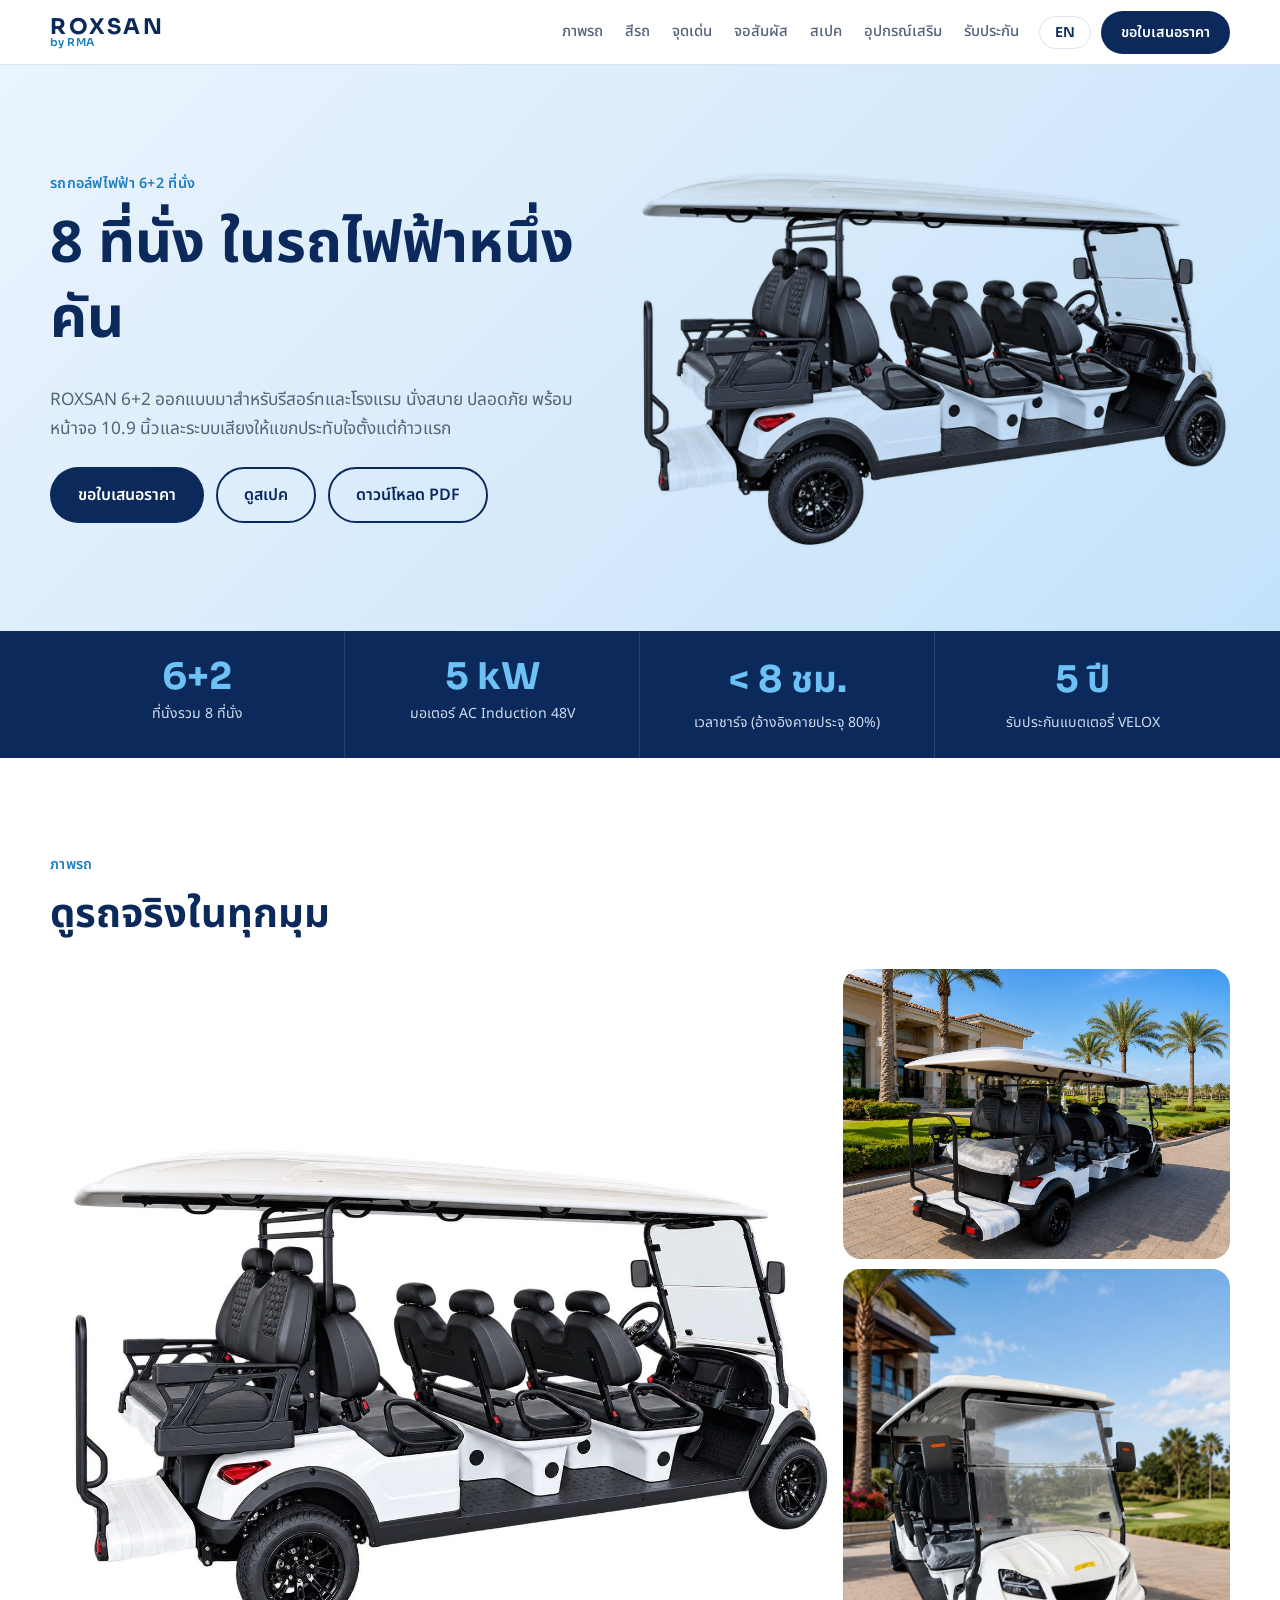
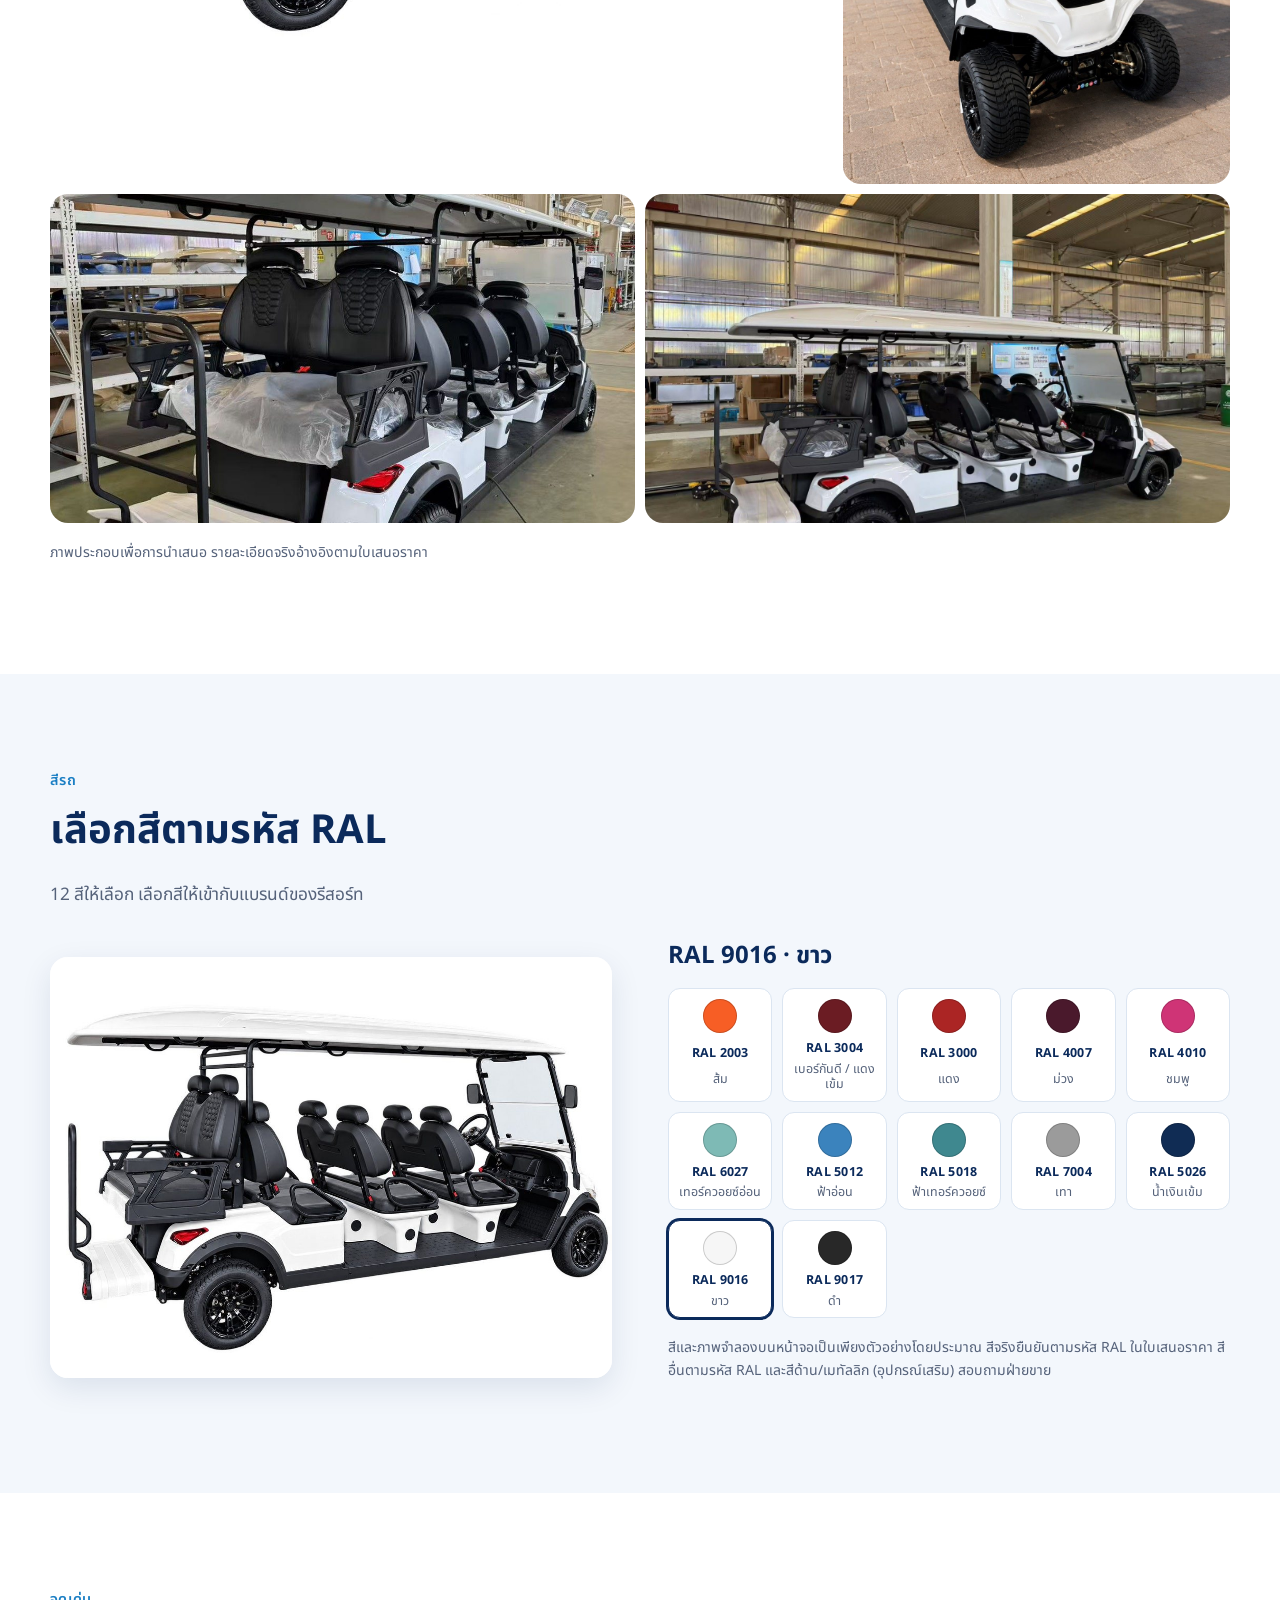
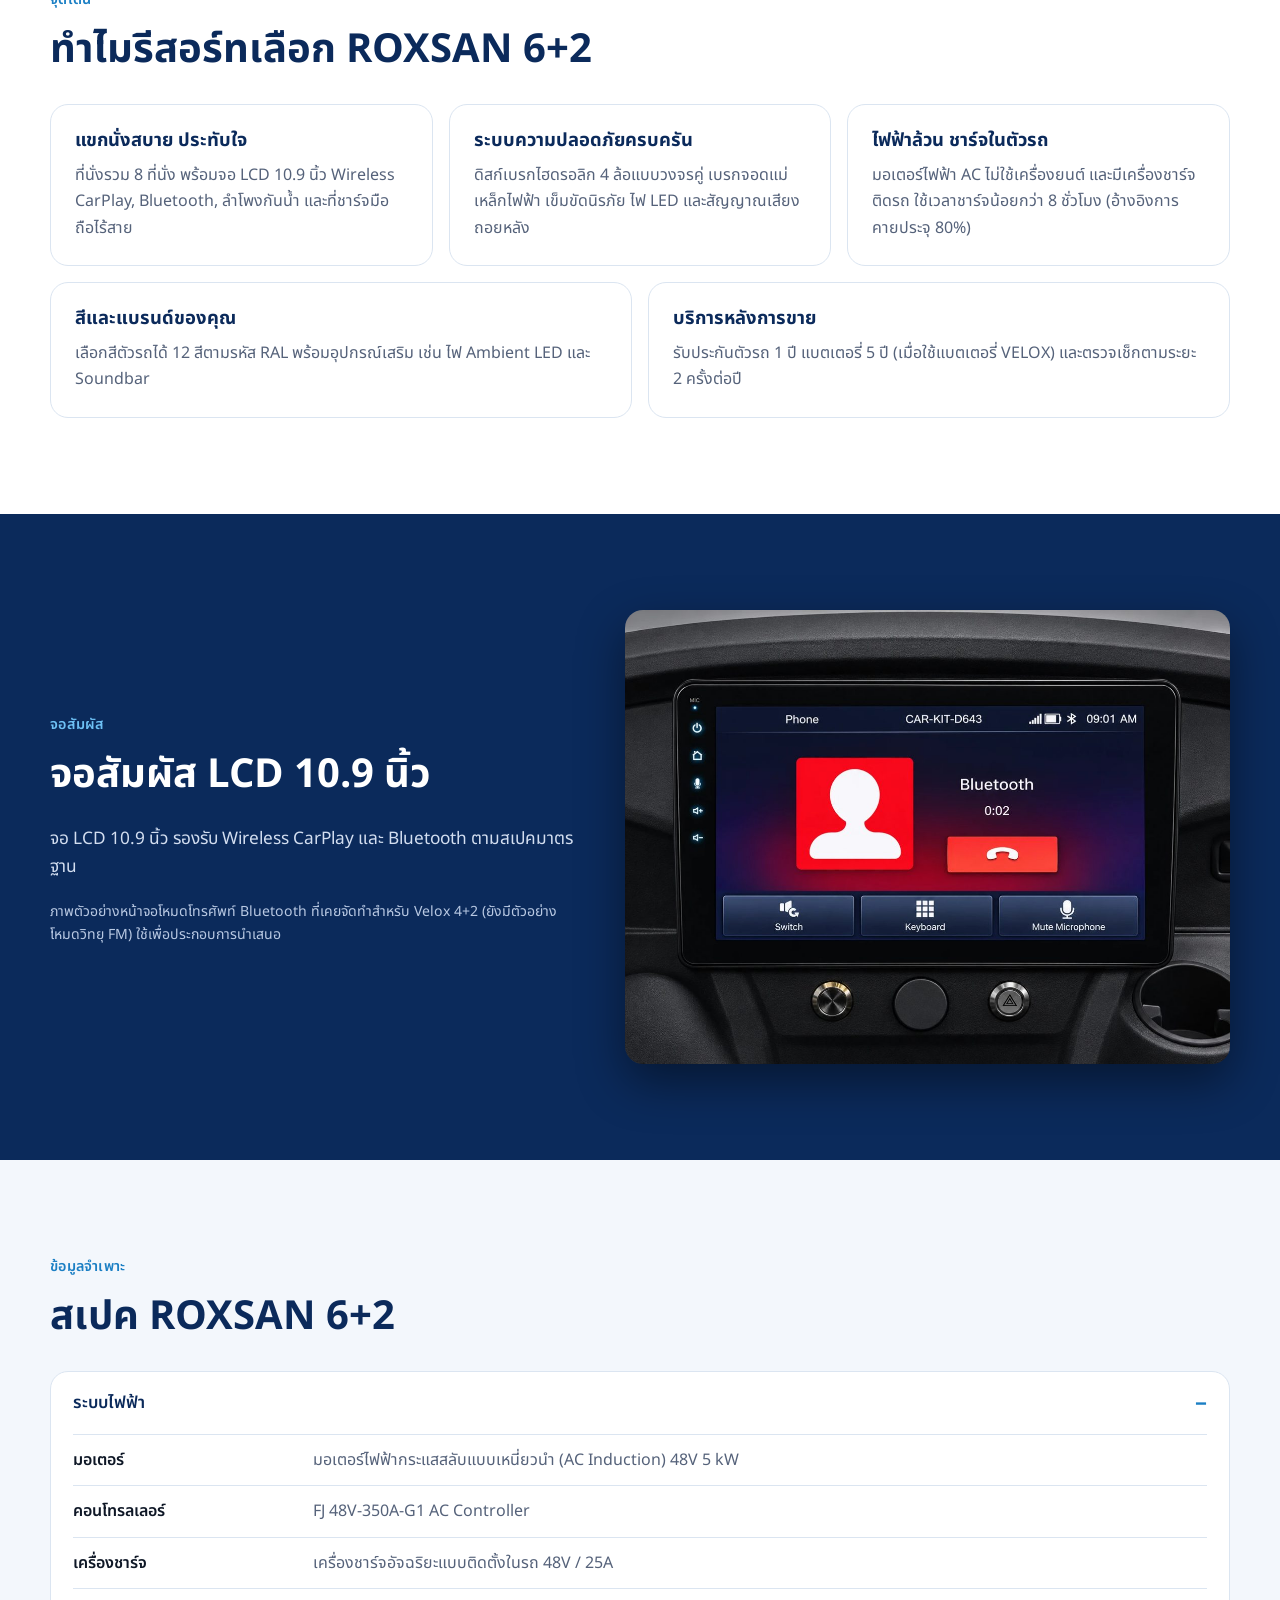
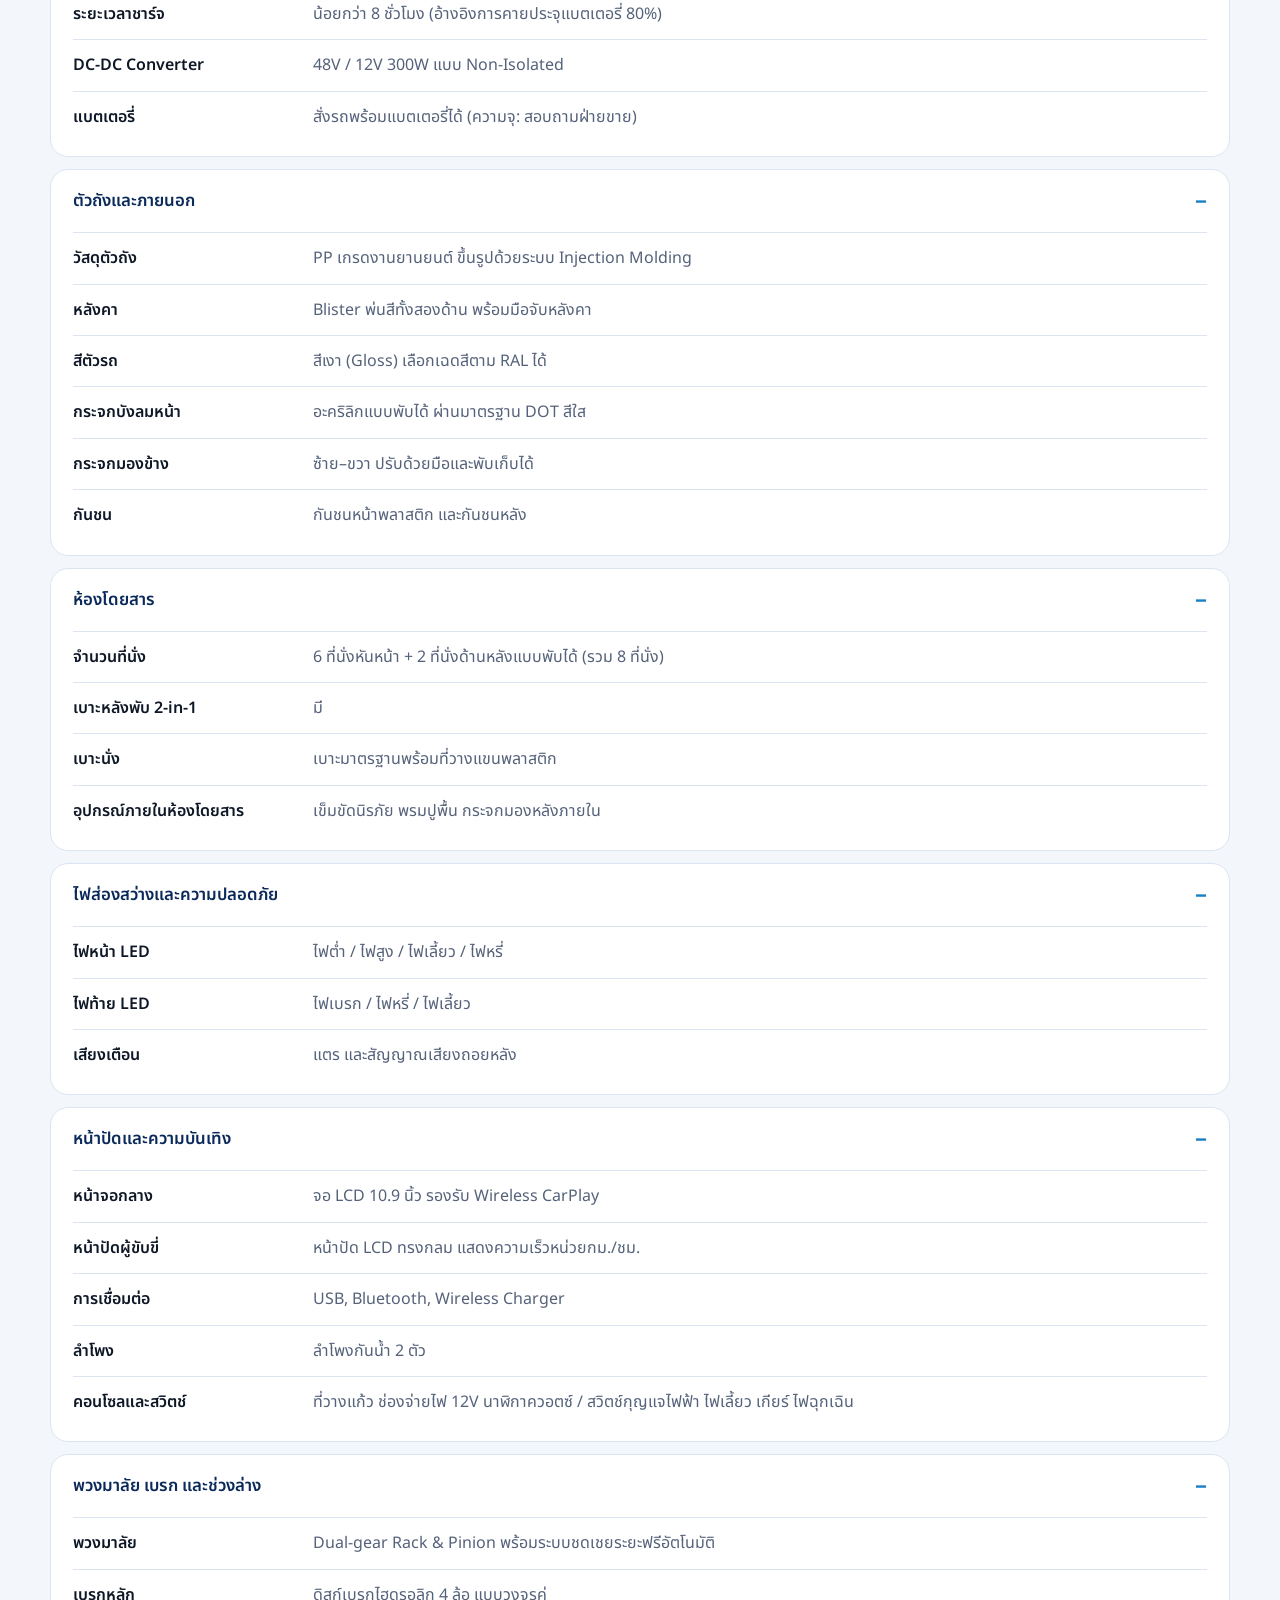
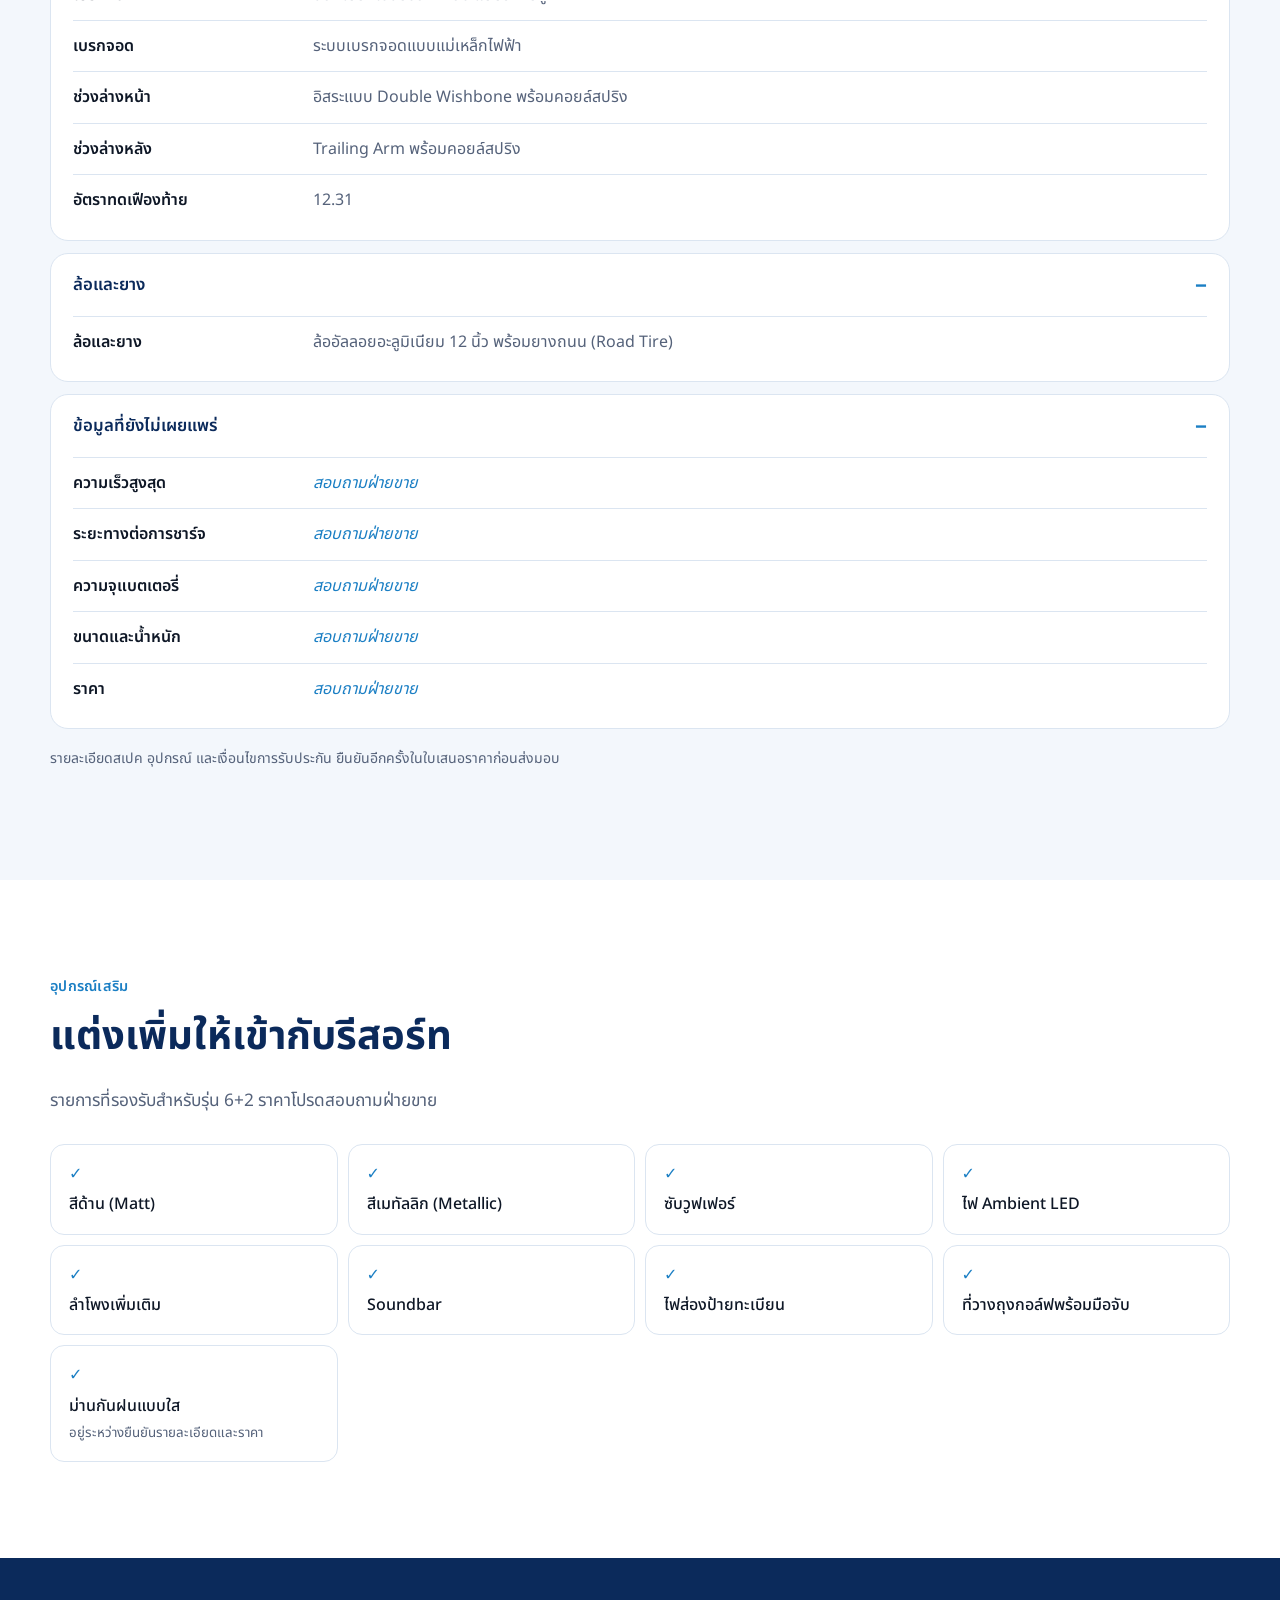
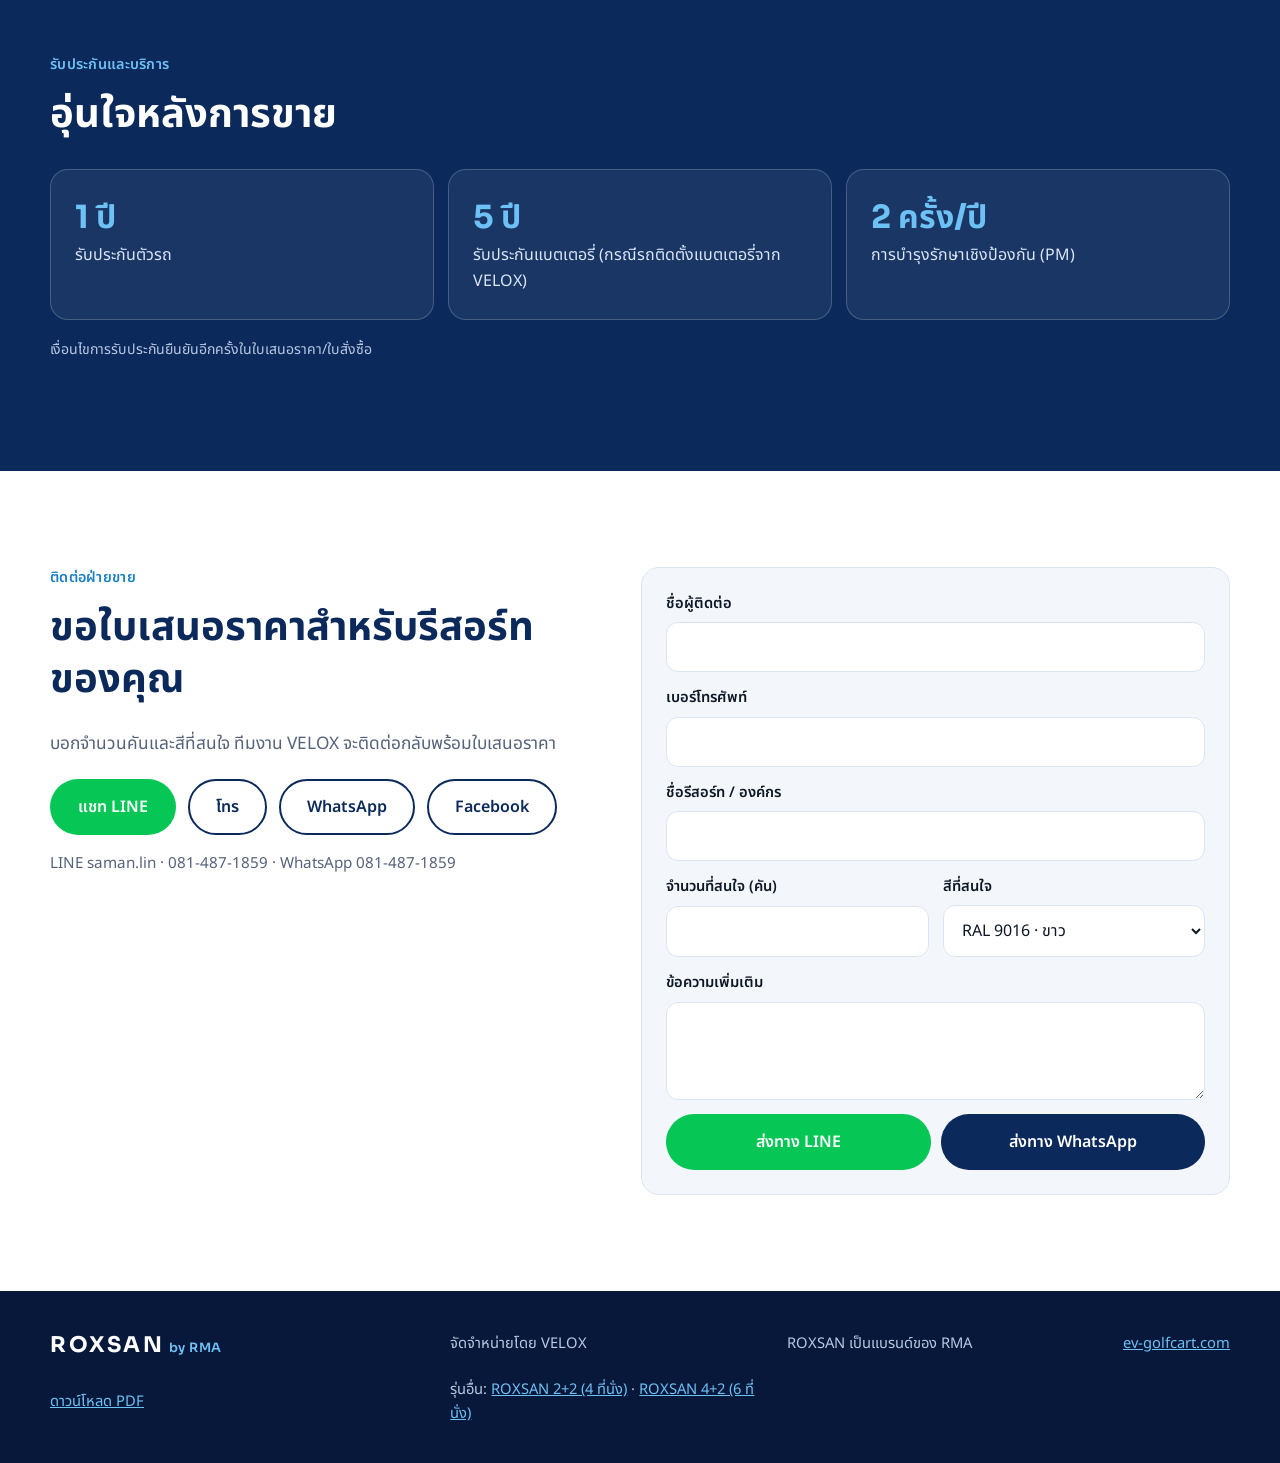
<file: index.html>
<!doctype html>
<html lang="th">
<head>
  <meta charset="utf-8">
  <meta name="viewport" content="width=device-width, initial-scale=1">
  <title data-i18n="meta.title">ROXSAN 6+2</title>
  <meta name="description" content="ROXSAN by RMA 6+2 electric golf cart" data-i18n-content="meta.desc">
  <meta name="theme-color" content="#0B2A5B">
  <meta property="og:title" content="ROXSAN 6+2 — 8-seat electric golf cart">
  <meta property="og:image" content="assets/hero.jpg">
  <link rel="icon" href="data:image/svg+xml,%3Csvg xmlns='http://www.w3.org/2000/svg' viewBox='0 0 32 32'%3E%3Crect width='32' height='32' rx='7' fill='%230B2A5B'/%3E%3Cpath d='M9 22V10h8a4 4 0 010 8h-8m6 0l6 4' fill='none' stroke='%236EC1F5' stroke-width='3' stroke-linecap='round' stroke-linejoin='round'/%3E%3C/svg%3E">
  <link rel="preconnect" href="https://fonts.googleapis.com">
  <link rel="preconnect" href="https://fonts.gstatic.com" crossorigin>
  <link href="https://fonts.googleapis.com/css2?family=Noto+Sans+Thai:wght@400;500;600;700&family=Sora:wght@500;600;700&display=swap" rel="stylesheet">
  <link rel="stylesheet" href="css/styles.css">
</head>
<body>
  <noscript><p class="noscript">กรุณาเปิดใช้งาน JavaScript / Please enable JavaScript.</p></noscript>

  <header class="site-header">
    <div class="wrap header-inner">
      <a class="brand" href="#hero" aria-label="ROXSAN by RMA">
        <span class="brand-name">ROXSAN</span>
        <span class="brand-by" data-i18n="brand.by">by RMA</span>
      </a>
      <nav class="nav" aria-label="Main">
        <a href="#gallery" data-i18n="nav.gallery"></a>
        <a href="#colors" data-i18n="nav.colors"></a>
        <a href="#why" data-i18n="nav.why"></a>
        <a href="#screen" data-i18n="nav.screen"></a>
        <a href="#specs" data-i18n="nav.specs"></a>
        <a href="#accessories" data-i18n="nav.accessories"></a>
        <a href="#warranty" data-i18n="nav.warranty"></a>
      </nav>
      <div class="header-actions">
        <button class="lang-btn" id="langBtn" type="button" data-i18n="lang.short" data-i18n-aria-label="lang.label"></button>
        <a class="btn btn-primary btn-sm" href="#quote" data-i18n="nav.quote"></a>
      </div>
    </div>
  </header>

  <main>
    <section id="hero" class="hero">
      <div class="wrap hero-inner">
        <div class="hero-copy">
          <p class="eyebrow" data-i18n="hero.eyebrow"></p>
          <h1 data-i18n="hero.title"></h1>
          <p class="lead" data-i18n="hero.sub"></p>
          <div class="hero-cta">
            <a class="btn btn-primary" href="#quote" data-i18n="hero.cta1"></a>
            <a class="btn btn-ghost" href="#specs" data-i18n="hero.cta2"></a>
            <a class="btn btn-ghost pdf-btn" href="#" download data-pdf-th="pdf/ROXSAN-6plus2-catalog-th.pdf" data-pdf-en="pdf/ROXSAN-6plus2-catalog-en.pdf" data-i18n="pdf.btn"></a>
          </div>
        </div>
        <div class="hero-media">
          <img src="assets/hero.jpg" alt="" data-i18n-alt="hero.imgalt" width="1600" height="1200" fetchpriority="high">
        </div>
      </div>
    </section>

    <section id="facts" class="facts" aria-label="Key facts">
      <div class="wrap facts-grid">
        <div class="fact"><strong data-i18n="facts.seats.v"></strong><span data-i18n="facts.seats.l"></span></div>
        <div class="fact"><strong data-i18n="facts.motor.v"></strong><span data-i18n="facts.motor.l"></span></div>
        <div class="fact"><strong data-i18n="facts.charge.v"></strong><span data-i18n="facts.charge.l"></span></div>
        <div class="fact"><strong data-i18n="facts.warranty.v"></strong><span data-i18n="facts.warranty.l"></span></div>
      </div>
    </section>

    <section id="gallery" class="section">
      <div class="wrap">
        <p class="eyebrow" data-i18n="gallery.eyebrow"></p>
        <h2 data-i18n="gallery.title"></h2>
        <div class="gallery reveal">
          <button type="button" class="g-item g-1" data-index="0"><img src="assets/hero.jpg" alt="" data-i18n-alt="gallery.1.alt" loading="lazy"></button>
          <button type="button" class="g-item g-2" data-index="1"><img src="assets/rear-resort.jpg" alt="" data-i18n-alt="gallery.2.alt" loading="lazy"></button>
          <button type="button" class="g-item g-3" data-index="2"><img src="assets/front-resort.jpg" alt="" data-i18n-alt="gallery.3.alt" loading="lazy"></button>
          <button type="button" class="g-item g-4" data-index="3"><img src="assets/factory-1.jpg" alt="" data-i18n-alt="gallery.4.alt" loading="lazy"></button>
          <button type="button" class="g-item g-5" data-index="4"><img src="assets/factory-2.jpg" alt="" data-i18n-alt="gallery.5.alt" loading="lazy"></button>
        </div>
        <p class="note" data-i18n="gallery.note"></p>
      </div>
    </section>

    <section id="colors" class="section alt">
      <div class="wrap">
        <p class="eyebrow" data-i18n="colors.eyebrow"></p>
        <h2 data-i18n="colors.title"></h2>
        <p class="lead" data-i18n="colors.sub"></p>
        <div class="colors reveal">
          <div class="color-preview">
            <img id="colorImg" src="assets/colors/6p2-ral9016.jpg" data-img-base="assets/colors/6p2-" alt="" data-i18n-alt="color.preview" width="1100" height="825">
          </div>
          <div class="color-panel">
            <p class="color-name" id="colorName" aria-live="polite"></p>
            <div class="swatches" id="swatches" role="radiogroup" data-i18n-aria-label="colors.group"></div>
            <p class="note" data-i18n="colors.note"></p>
          </div>
        </div>
      </div>
    </section>

    <section id="why" class="section">
      <div class="wrap">
        <p class="eyebrow" data-i18n="why.eyebrow"></p>
        <h2 data-i18n="why.title"></h2>
        <div class="cards reveal">
          <article class="card"><h3 data-i18n="why.1.t"></h3><p data-i18n="why.1.d"></p></article>
          <article class="card"><h3 data-i18n="why.2.t"></h3><p data-i18n="why.2.d"></p></article>
          <article class="card"><h3 data-i18n="why.3.t"></h3><p data-i18n="why.3.d"></p></article>
          <article class="card"><h3 data-i18n="why.4.t"></h3><p data-i18n="why.4.d"></p></article>
          <article class="card"><h3 data-i18n="why.5.t"></h3><p data-i18n="why.5.d"></p></article>
        </div>
      </div>
    </section>

    <section id="screen" class="section navy">
      <div class="wrap screen-grid reveal">
        <div>
          <p class="eyebrow" data-i18n="screen.eyebrow"></p>
          <h2 data-i18n="screen.title"></h2>
          <p class="lead on-dark" data-i18n="screen.sub"></p>
          <p class="note on-dark" data-i18n="screen.note"></p>
        </div>
        <img class="screen-img" src="assets/screen.jpg" alt="" data-i18n-alt="screen.alt" width="1200" height="900" loading="lazy">
      </div>
    </section>

    <section id="specs" class="section alt">
      <div class="wrap">
        <p class="eyebrow" data-i18n="specs.eyebrow"></p>
        <h2 data-i18n="specs.title"></h2>
        <div id="specList" class="spec-list reveal"></div>
        <p class="note" data-i18n="specs.note"></p>
      </div>
    </section>

    <section id="accessories" class="section">
      <div class="wrap">
        <p class="eyebrow" data-i18n="acc.eyebrow"></p>
        <h2 data-i18n="acc.title"></h2>
        <p class="lead" data-i18n="acc.sub"></p>
        <ul id="accList" class="acc-list reveal"></ul>
      </div>
    </section>

    <section id="warranty" class="section navy">
      <div class="wrap">
        <p class="eyebrow" data-i18n="warranty.eyebrow"></p>
        <h2 data-i18n="warranty.title"></h2>
        <div class="warranty-grid reveal">
          <div class="w-item"><strong data-i18n="warranty.1.v"></strong><span data-i18n="warranty.1.l"></span></div>
          <div class="w-item"><strong data-i18n="warranty.2.v"></strong><span data-i18n="warranty.2.l"></span></div>
          <div class="w-item"><strong data-i18n="warranty.3.v"></strong><span data-i18n="warranty.3.l"></span></div>
        </div>
        <p class="note on-dark" data-i18n="warranty.note"></p>
      </div>
    </section>

    <section id="quote" class="section">
      <div class="wrap quote-grid">
        <div>
          <p class="eyebrow" data-i18n="quote.eyebrow"></p>
          <h2 data-i18n="quote.title"></h2>
          <p class="lead" data-i18n="quote.sub"></p>
          <div class="contact-btns">
            <a class="btn btn-line" id="lineLink" href="#" target="_blank" rel="noopener" data-i18n="quote.line"></a>
            <a class="btn btn-ghost" id="phoneLink" href="#" data-i18n="quote.phone"></a>
            <a class="btn btn-ghost" id="waLink" href="#" target="_blank" rel="noopener" data-i18n="quote.wa"></a>
            <a class="btn btn-ghost" id="fbLink" href="#" target="_blank" rel="noopener" data-i18n="quote.fb"></a>
          </div>
          <p class="contact-values" id="contactValues"></p>
        </div>
        <form id="quoteForm" class="form" novalidate>
          <label><span data-i18n="form.name"></span><input name="name" autocomplete="name" required></label>
          <label><span data-i18n="form.phone"></span><input name="phone" type="tel" autocomplete="tel" inputmode="tel" required></label>
          <label><span data-i18n="form.resort"></span><input name="resort" autocomplete="organization"></label>
          <div class="form-row">
            <label><span data-i18n="form.qty"></span><input name="qty" type="number" min="1" inputmode="numeric"></label>
            <label><span data-i18n="form.color"></span>
              <select name="color" id="formColor"></select>
            </label>
          </div>
          <label><span data-i18n="form.note"></span><textarea name="note" rows="3"></textarea></label>
          <p class="form-err" id="formErr" role="alert" hidden data-i18n="form.err"></p>
          <p class="form-ok" id="formOk" role="status" hidden data-i18n="form.copied"></p>
          <div class="form-actions">
            <button class="btn btn-line" type="submit" data-channel="line" data-i18n="form.sendLine"></button>
            <button class="btn btn-primary" type="submit" data-channel="wa" data-i18n="form.sendWa"></button>
          </div>
        </form>
      </div>
    </section>
  </main>

  <footer class="footer">
    <div class="wrap footer-inner">
      <div>
        <span class="brand-name">ROXSAN</span> <span class="brand-by" data-i18n="brand.by"></span>
      </div>
      <p data-i18n="footer.seller"></p>
      <p data-i18n="footer.brand"></p>
      <p><a id="siteLink" href="#" target="_blank" rel="noopener"></a></p>
      <p><a class="pdf-btn" href="#" download data-pdf-th="pdf/ROXSAN-6plus2-catalog-th.pdf" data-pdf-en="pdf/ROXSAN-6plus2-catalog-en.pdf" data-i18n="pdf.btn"></a></p>
      <p><span data-i18n="footer.models"></span> <a href="2plus2.html" data-i18n="model.22"></a> · <a href="4plus2.html" data-i18n="model.42"></a></p>
    </div>
  </footer>

  <a class="sticky-cta" href="#quote" data-i18n="sticky.cta"></a>

  <dialog id="lightbox" class="lightbox" aria-label="Gallery">
    <button type="button" class="lb-btn lb-close" id="lbClose" data-i18n-aria-label="lb.close">&times;</button>
    <button type="button" class="lb-btn lb-prev" id="lbPrev" data-i18n-aria-label="lb.prev">&#8249;</button>
    <img id="lbImg" alt="">
    <button type="button" class="lb-btn lb-next" id="lbNext" data-i18n-aria-label="lb.next">&#8250;</button>
  </dialog>

  <script src="js/config.js"></script>
  <script src="js/colors.js"></script>
  <script src="js/i18n.js"></script>
  <script src="js/specs.js"></script>
  <script src="js/app.js"></script>
</body>
</html>
</file>
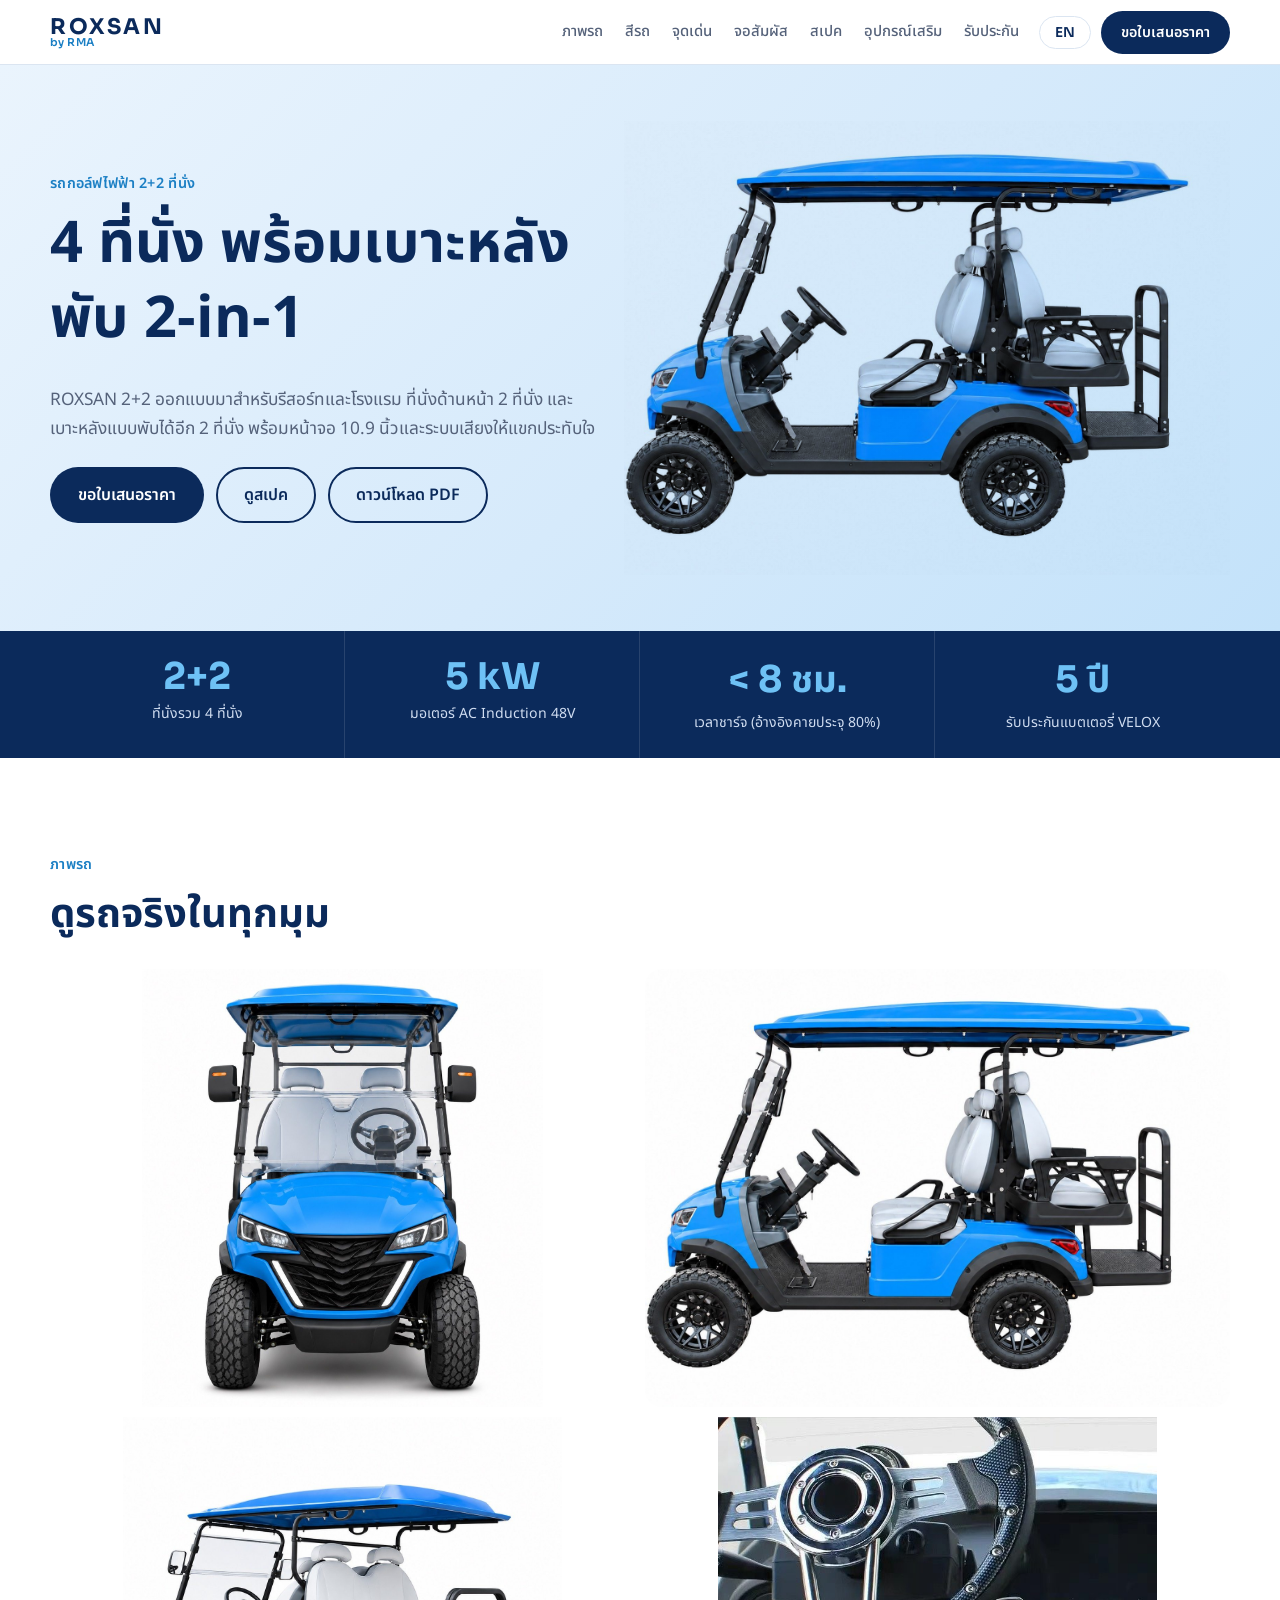
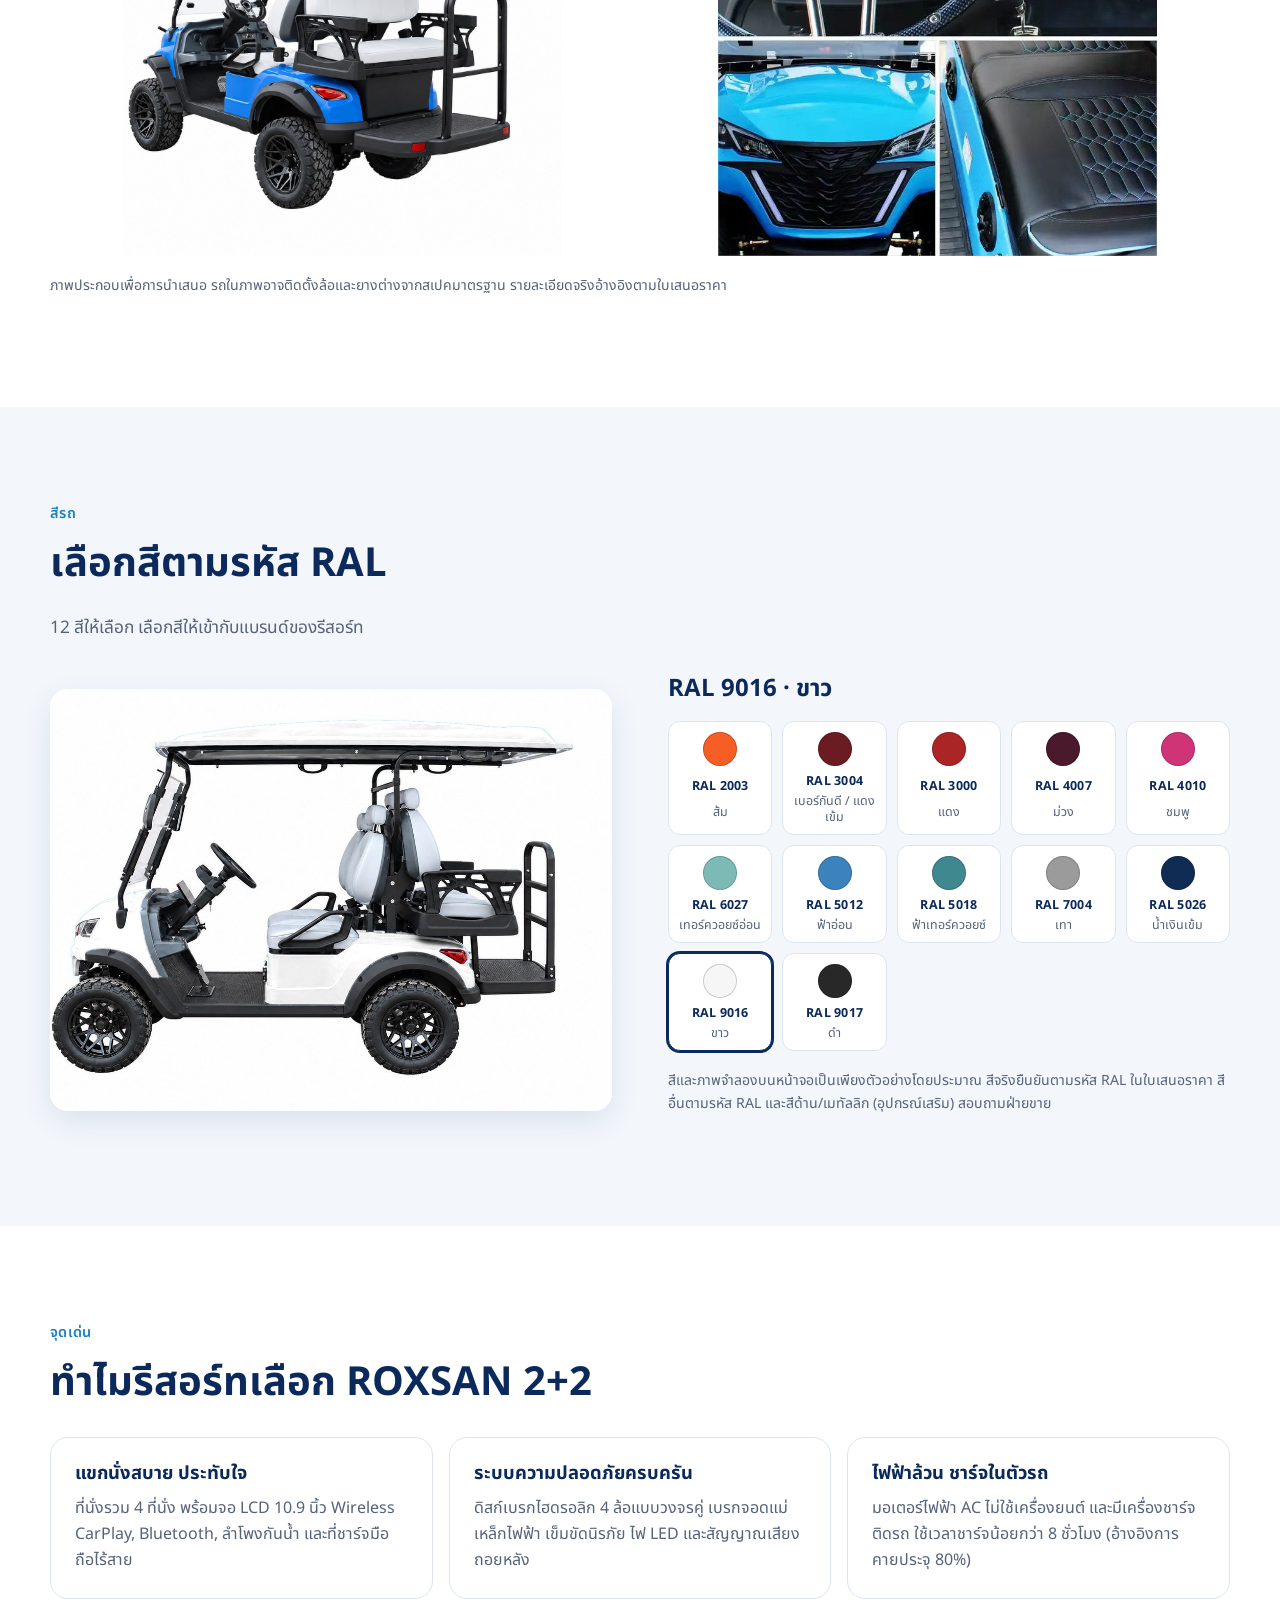
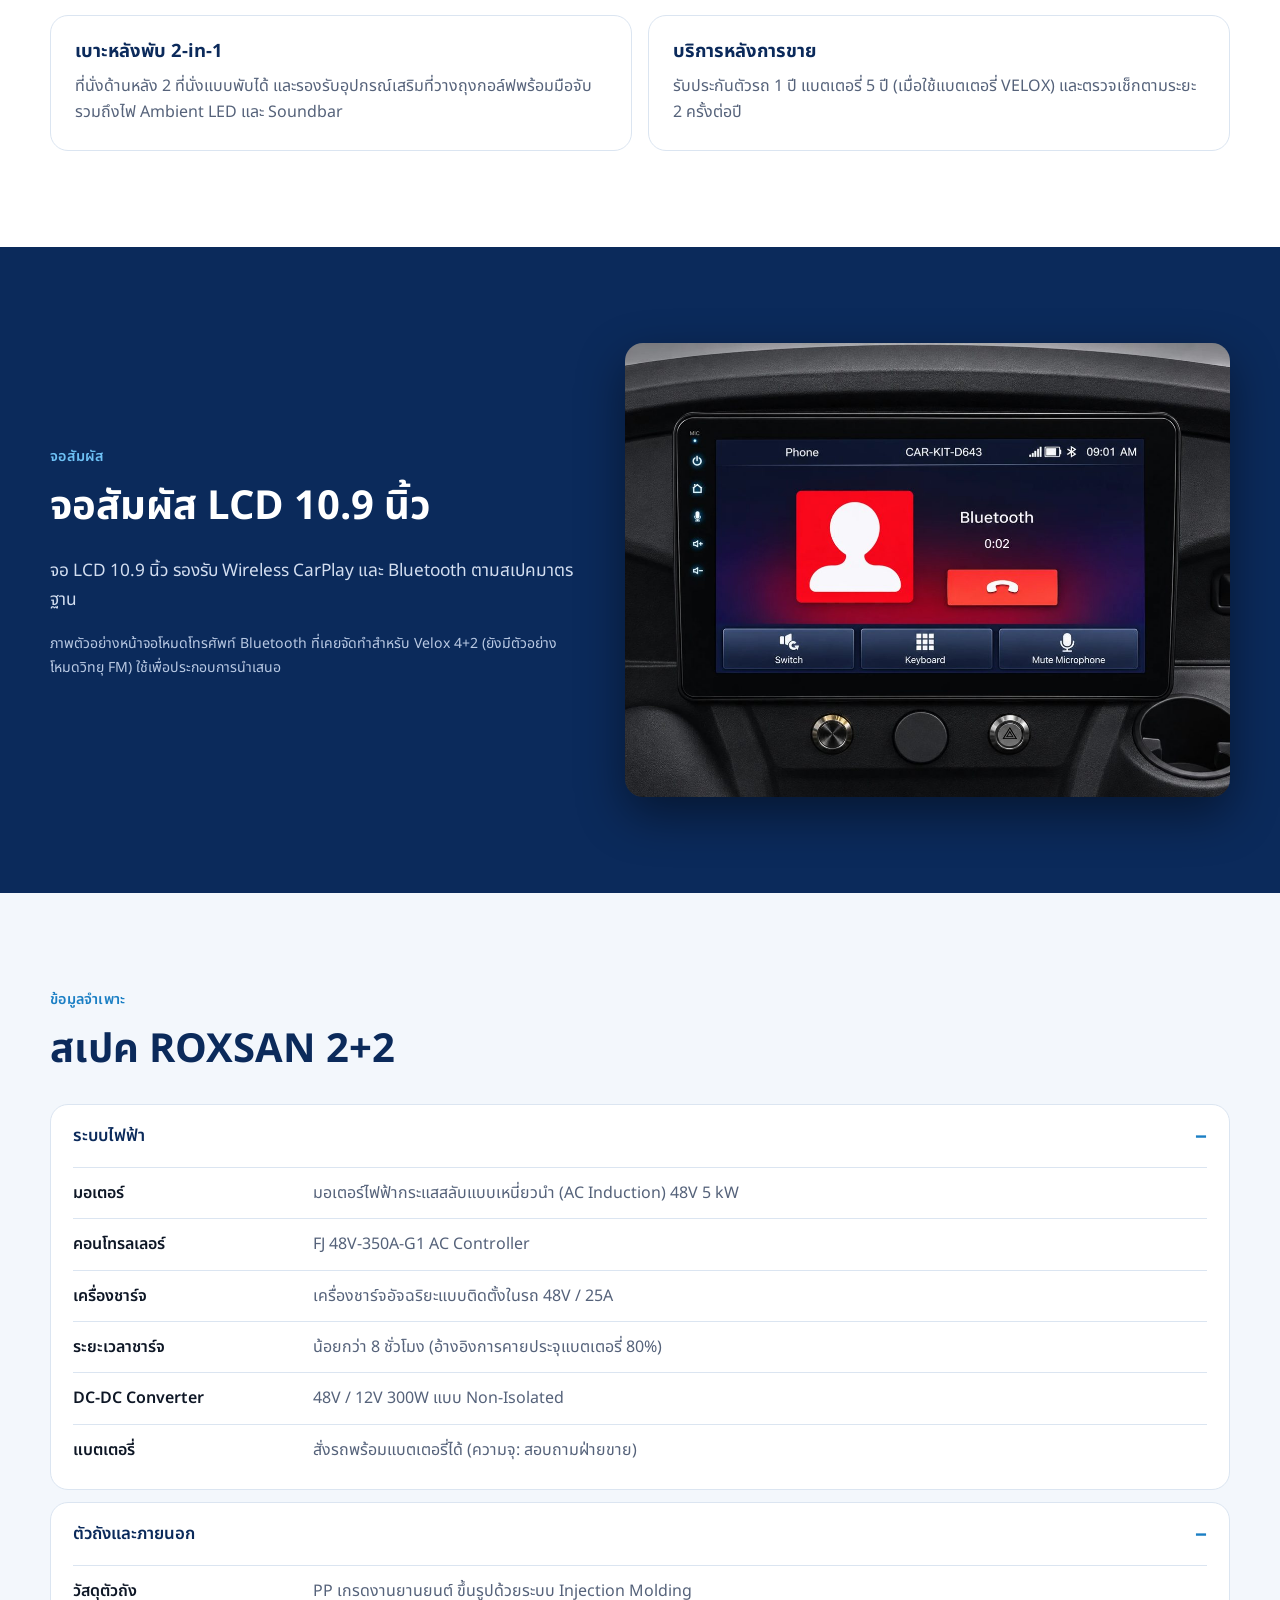
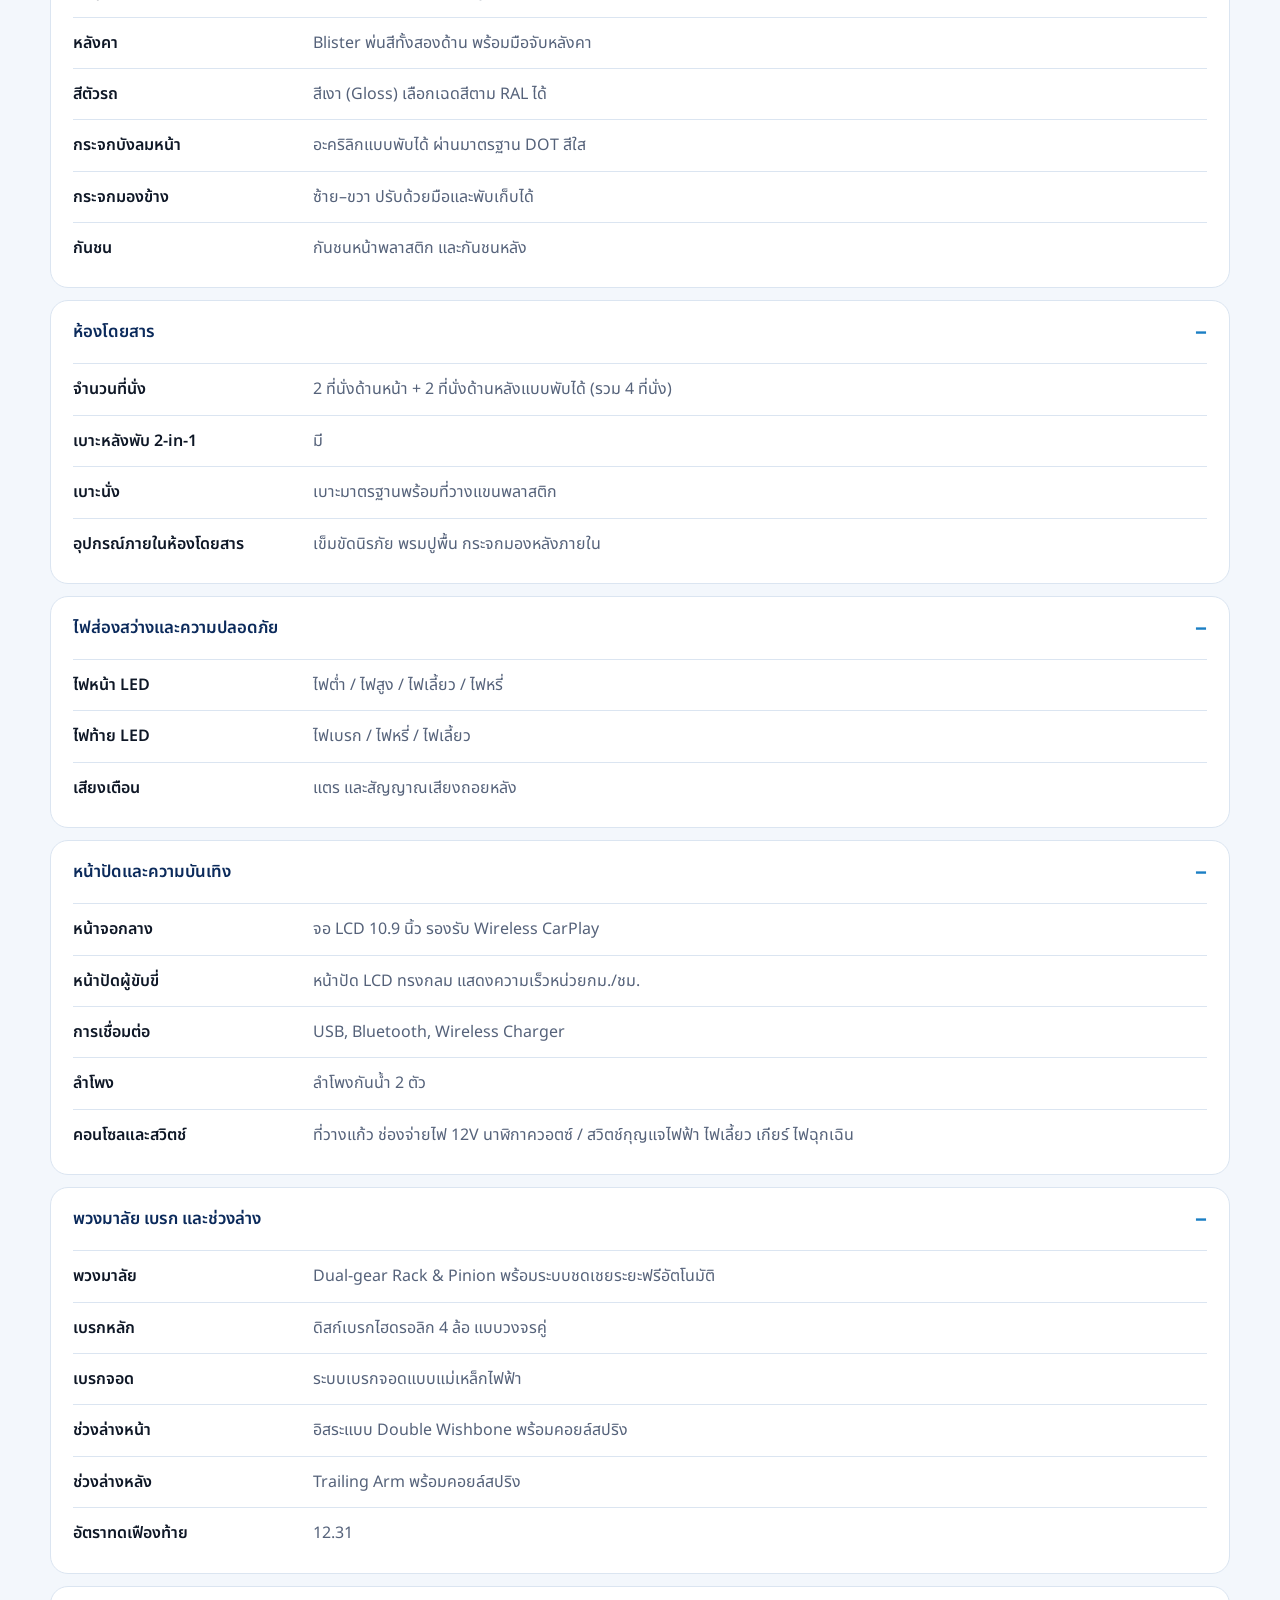
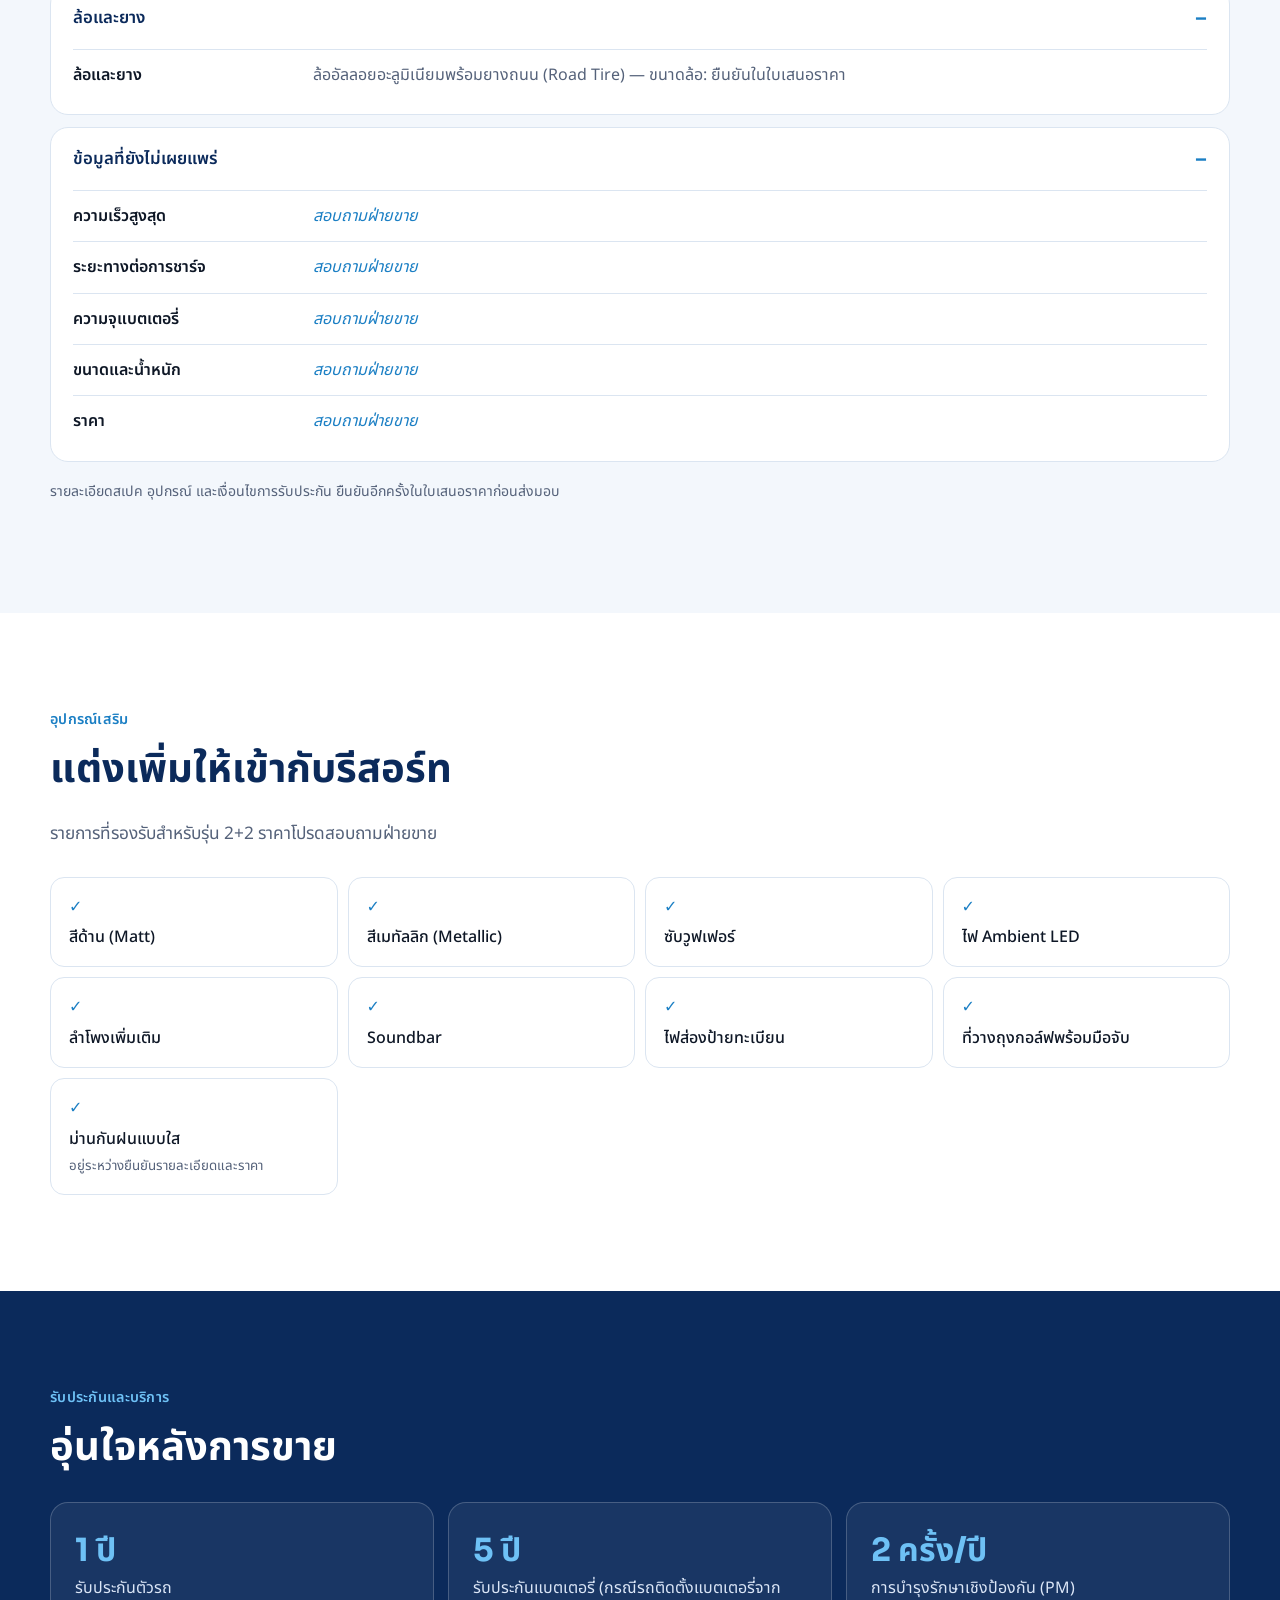
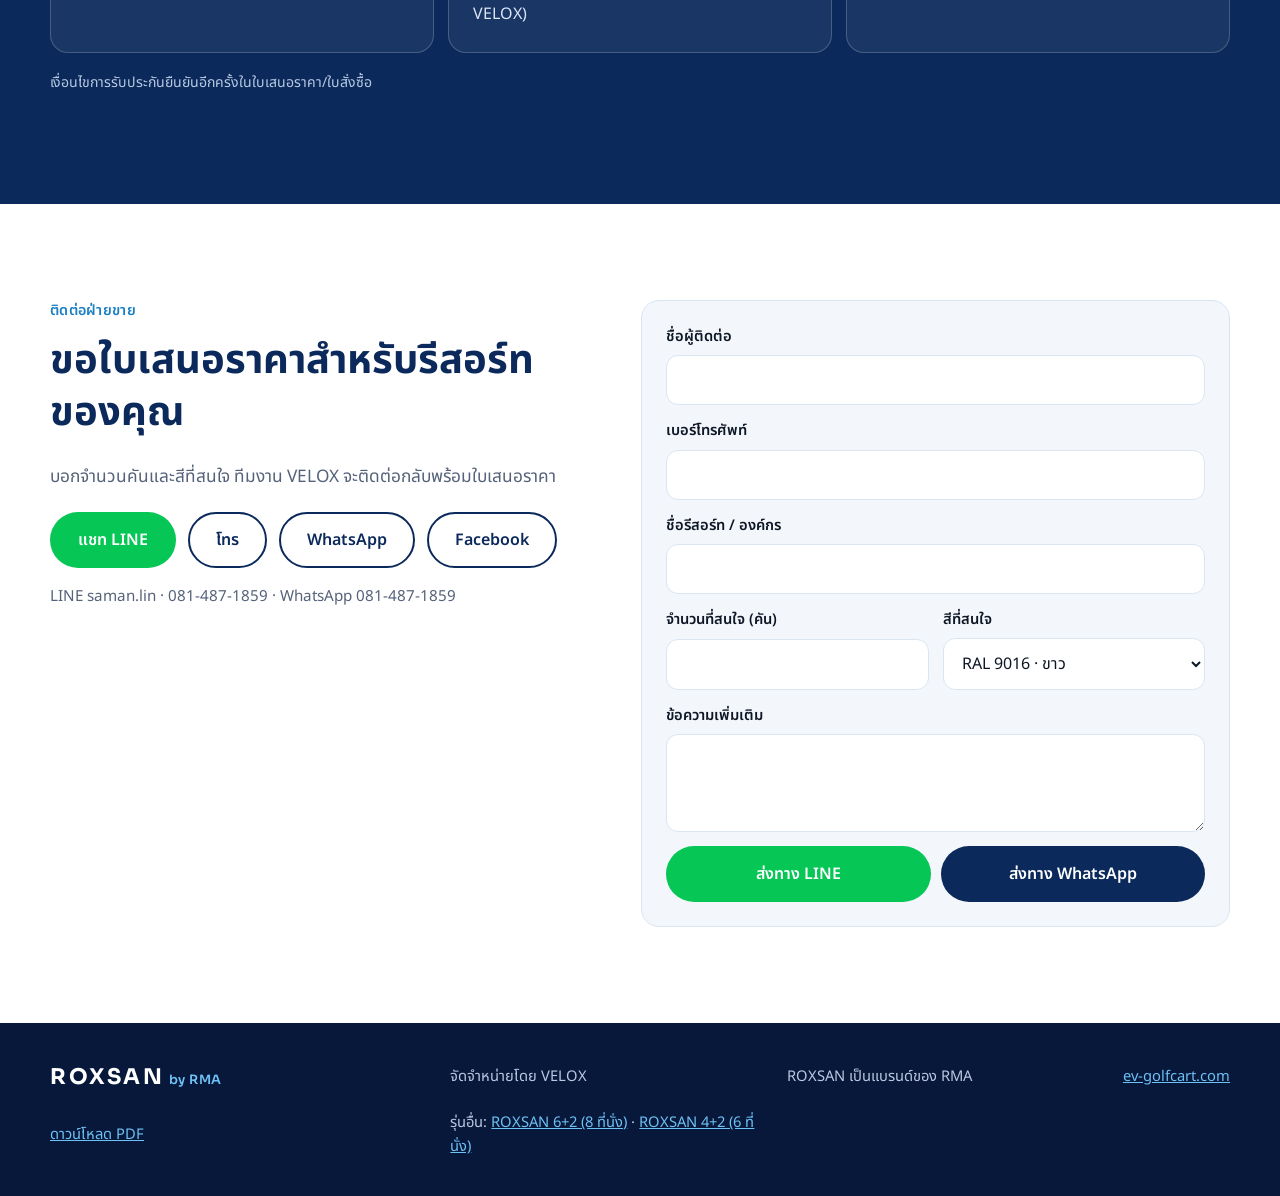
<file: 2plus2.html>
<!doctype html>
<html lang="th">
<head>
  <meta charset="utf-8">
  <meta name="viewport" content="width=device-width, initial-scale=1">
  <title data-i18n="meta.title">ROXSAN 2+2</title>
  <meta name="description" content="ROXSAN by RMA 2+2 electric golf cart" data-i18n-content="meta.desc">
  <meta name="theme-color" content="#0B2A5B">
  <meta property="og:title" content="ROXSAN 2+2 — 4-seat electric golf cart">
  <meta property="og:image" content="assets/2p2-side.jpg">
  <link rel="icon" href="data:image/svg+xml,%3Csvg xmlns='http://www.w3.org/2000/svg' viewBox='0 0 32 32'%3E%3Crect width='32' height='32' rx='7' fill='%230B2A5B'/%3E%3Cpath d='M9 22V10h8a4 4 0 010 8h-8m6 0l6 4' fill='none' stroke='%236EC1F5' stroke-width='3' stroke-linecap='round' stroke-linejoin='round'/%3E%3C/svg%3E">
  <link rel="preconnect" href="https://fonts.googleapis.com">
  <link rel="preconnect" href="https://fonts.gstatic.com" crossorigin>
  <link href="https://fonts.googleapis.com/css2?family=Noto+Sans+Thai:wght@400;500;600;700&family=Sora:wght@500;600;700&display=swap" rel="stylesheet">
  <link rel="stylesheet" href="css/styles.css">
</head>
<body>
  <noscript><p class="noscript">กรุณาเปิดใช้งาน JavaScript / Please enable JavaScript.</p></noscript>

  <header class="site-header">
    <div class="wrap header-inner">
      <a class="brand" href="#hero" aria-label="ROXSAN by RMA">
        <span class="brand-name">ROXSAN</span>
        <span class="brand-by" data-i18n="brand.by">by RMA</span>
      </a>
      <nav class="nav" aria-label="Main">
        <a href="#gallery" data-i18n="nav.gallery"></a>
        <a href="#colors" data-i18n="nav.colors"></a>
        <a href="#why" data-i18n="nav.why"></a>
        <a href="#screen" data-i18n="nav.screen"></a>
        <a href="#specs" data-i18n="nav.specs"></a>
        <a href="#accessories" data-i18n="nav.accessories"></a>
        <a href="#warranty" data-i18n="nav.warranty"></a>
      </nav>
      <div class="header-actions">
        <button class="lang-btn" id="langBtn" type="button" data-i18n="lang.short" data-i18n-aria-label="lang.label"></button>
        <a class="btn btn-primary btn-sm" href="#quote" data-i18n="nav.quote"></a>
      </div>
    </div>
  </header>

  <main>
    <section id="hero" class="hero">
      <div class="wrap hero-inner">
        <div class="hero-copy">
          <p class="eyebrow" data-i18n="hero.eyebrow"></p>
          <h1 data-i18n="hero.title"></h1>
          <p class="lead" data-i18n="hero.sub"></p>
          <div class="hero-cta">
            <a class="btn btn-primary" href="#quote" data-i18n="hero.cta1"></a>
            <a class="btn btn-ghost" href="#specs" data-i18n="hero.cta2"></a>
            <a class="btn btn-ghost pdf-btn" href="#" download data-pdf-th="pdf/ROXSAN-2plus2-catalog-th.pdf" data-pdf-en="pdf/ROXSAN-2plus2-catalog-en.pdf" data-i18n="pdf.btn"></a>
          </div>
        </div>
        <div class="hero-media">
          <img src="assets/2p2-side.jpg" alt="" data-i18n-alt="hero.imgalt" width="1448" height="1086" fetchpriority="high">
        </div>
      </div>
    </section>

    <section id="facts" class="facts" aria-label="Key facts">
      <div class="wrap facts-grid">
        <div class="fact"><strong data-i18n="facts.seats.v"></strong><span data-i18n="facts.seats.l"></span></div>
        <div class="fact"><strong data-i18n="facts.motor.v"></strong><span data-i18n="facts.motor.l"></span></div>
        <div class="fact"><strong data-i18n="facts.charge.v"></strong><span data-i18n="facts.charge.l"></span></div>
        <div class="fact"><strong data-i18n="facts.warranty.v"></strong><span data-i18n="facts.warranty.l"></span></div>
      </div>
    </section>

    <section id="gallery" class="section">
      <div class="wrap">
        <p class="eyebrow" data-i18n="gallery.eyebrow"></p>
        <h2 data-i18n="gallery.title"></h2>
        <div class="gallery gallery-2 gallery-cutout reveal">
          <button type="button" class="g-item" data-index="0"><img src="assets/2p2-front.jpg" alt="" data-i18n-alt="gallery.1.alt" loading="lazy"></button>
          <button type="button" class="g-item" data-index="1"><img src="assets/2p2-side.jpg" alt="" data-i18n-alt="gallery.2.alt" loading="lazy"></button>
          <button type="button" class="g-item" data-index="2"><img src="assets/2p2-rear.jpg" alt="" data-i18n-alt="gallery.3.alt" loading="lazy"></button>
          <button type="button" class="g-item" data-index="3"><img src="assets/2p2-detail.jpg" alt="" data-i18n-alt="gallery.4.alt" loading="lazy"></button>
        </div>
        <p class="note" data-i18n="gallery.note"></p>
      </div>
    </section>


    <section id="colors" class="section alt">
      <div class="wrap">
        <p class="eyebrow" data-i18n="colors.eyebrow"></p>
        <h2 data-i18n="colors.title"></h2>
        <p class="lead" data-i18n="colors.sub"></p>
        <div class="colors reveal">
          <div class="color-preview">
            <img id="colorImg" src="assets/colors/2p2-ral9016.jpg" data-img-base="assets/colors/2p2-" alt="" data-i18n-alt="color.preview" width="1100" height="825">
          </div>
          <div class="color-panel">
            <p class="color-name" id="colorName" aria-live="polite"></p>
            <div class="swatches" id="swatches" role="radiogroup" data-i18n-aria-label="colors.group"></div>
            <p class="note" data-i18n="colors.note"></p>
          </div>
        </div>
      </div>
    </section>

    <section id="why" class="section">
      <div class="wrap">
        <p class="eyebrow" data-i18n="why.eyebrow"></p>
        <h2 data-i18n="why.title"></h2>
        <div class="cards reveal">
          <article class="card"><h3 data-i18n="why.1.t"></h3><p data-i18n="why.1.d"></p></article>
          <article class="card"><h3 data-i18n="why.2.t"></h3><p data-i18n="why.2.d"></p></article>
          <article class="card"><h3 data-i18n="why.3.t"></h3><p data-i18n="why.3.d"></p></article>
          <article class="card"><h3 data-i18n="why.4.t"></h3><p data-i18n="why.4.d"></p></article>
          <article class="card"><h3 data-i18n="why.5.t"></h3><p data-i18n="why.5.d"></p></article>
        </div>
      </div>
    </section>

    <section id="screen" class="section navy">
      <div class="wrap screen-grid reveal">
        <div>
          <p class="eyebrow" data-i18n="screen.eyebrow"></p>
          <h2 data-i18n="screen.title"></h2>
          <p class="lead on-dark" data-i18n="screen.sub"></p>
          <p class="note on-dark" data-i18n="screen.note"></p>
        </div>
        <img class="screen-img" src="assets/screen.jpg" alt="" data-i18n-alt="screen.alt" width="1200" height="900" loading="lazy">
      </div>
    </section>

    <section id="specs" class="section alt">
      <div class="wrap">
        <p class="eyebrow" data-i18n="specs.eyebrow"></p>
        <h2 data-i18n="specs.title"></h2>
        <div id="specList" class="spec-list reveal"></div>
        <p class="note" data-i18n="specs.note"></p>
      </div>
    </section>

    <section id="accessories" class="section">
      <div class="wrap">
        <p class="eyebrow" data-i18n="acc.eyebrow"></p>
        <h2 data-i18n="acc.title"></h2>
        <p class="lead" data-i18n="acc.sub"></p>
        <ul id="accList" class="acc-list reveal"></ul>
      </div>
    </section>

    <section id="warranty" class="section navy">
      <div class="wrap">
        <p class="eyebrow" data-i18n="warranty.eyebrow"></p>
        <h2 data-i18n="warranty.title"></h2>
        <div class="warranty-grid reveal">
          <div class="w-item"><strong data-i18n="warranty.1.v"></strong><span data-i18n="warranty.1.l"></span></div>
          <div class="w-item"><strong data-i18n="warranty.2.v"></strong><span data-i18n="warranty.2.l"></span></div>
          <div class="w-item"><strong data-i18n="warranty.3.v"></strong><span data-i18n="warranty.3.l"></span></div>
        </div>
        <p class="note on-dark" data-i18n="warranty.note"></p>
      </div>
    </section>

    <section id="quote" class="section">
      <div class="wrap quote-grid">
        <div>
          <p class="eyebrow" data-i18n="quote.eyebrow"></p>
          <h2 data-i18n="quote.title"></h2>
          <p class="lead" data-i18n="quote.sub"></p>
          <div class="contact-btns">
            <a class="btn btn-line" id="lineLink" href="#" target="_blank" rel="noopener" data-i18n="quote.line"></a>
            <a class="btn btn-ghost" id="phoneLink" href="#" data-i18n="quote.phone"></a>
            <a class="btn btn-ghost" id="waLink" href="#" target="_blank" rel="noopener" data-i18n="quote.wa"></a>
            <a class="btn btn-ghost" id="fbLink" href="#" target="_blank" rel="noopener" data-i18n="quote.fb"></a>
          </div>
          <p class="contact-values" id="contactValues"></p>
        </div>
        <form id="quoteForm" class="form" novalidate>
          <label><span data-i18n="form.name"></span><input name="name" autocomplete="name" required></label>
          <label><span data-i18n="form.phone"></span><input name="phone" type="tel" autocomplete="tel" inputmode="tel" required></label>
          <label><span data-i18n="form.resort"></span><input name="resort" autocomplete="organization"></label>
          <div class="form-row">
            <label><span data-i18n="form.qty"></span><input name="qty" type="number" min="1" inputmode="numeric"></label>
            <label><span data-i18n="form.color"></span>
              <select name="color" id="formColor"></select>
            </label>
          </div>
          <label><span data-i18n="form.note"></span><textarea name="note" rows="3"></textarea></label>
          <p class="form-err" id="formErr" role="alert" hidden data-i18n="form.err"></p>
          <p class="form-ok" id="formOk" role="status" hidden data-i18n="form.copied"></p>
          <div class="form-actions">
            <button class="btn btn-line" type="submit" data-channel="line" data-i18n="form.sendLine"></button>
            <button class="btn btn-primary" type="submit" data-channel="wa" data-i18n="form.sendWa"></button>
          </div>
        </form>
      </div>
    </section>
  </main>

  <footer class="footer">
    <div class="wrap footer-inner">
      <div>
        <span class="brand-name">ROXSAN</span> <span class="brand-by" data-i18n="brand.by"></span>
      </div>
      <p data-i18n="footer.seller"></p>
      <p data-i18n="footer.brand"></p>
      <p><a id="siteLink" href="#" target="_blank" rel="noopener"></a></p>
      <p><a class="pdf-btn" href="#" download data-pdf-th="pdf/ROXSAN-2plus2-catalog-th.pdf" data-pdf-en="pdf/ROXSAN-2plus2-catalog-en.pdf" data-i18n="pdf.btn"></a></p>
      <p><span data-i18n="footer.models"></span> <a href="index.html" data-i18n="model.62"></a> · <a href="4plus2.html" data-i18n="model.42"></a></p>
    </div>
  </footer>

  <a class="sticky-cta" href="#quote" data-i18n="sticky.cta"></a>

  <dialog id="lightbox" class="lightbox" aria-label="Gallery">
    <button type="button" class="lb-btn lb-close" id="lbClose" data-i18n-aria-label="lb.close">&times;</button>
    <button type="button" class="lb-btn lb-prev" id="lbPrev" data-i18n-aria-label="lb.prev">&#8249;</button>
    <img id="lbImg" alt="">
    <button type="button" class="lb-btn lb-next" id="lbNext" data-i18n-aria-label="lb.next">&#8250;</button>
  </dialog>

  <script src="js/config.js"></script>
  <script src="js/colors.js"></script>
  <script src="js/i18n.js"></script>
  <script src="js/i18n-2plus2.js"></script>
  <script src="js/specs.js"></script>
  <script src="js/specs-2plus2.js"></script>
  <script src="js/app.js"></script>
</body>
</html>
</file>
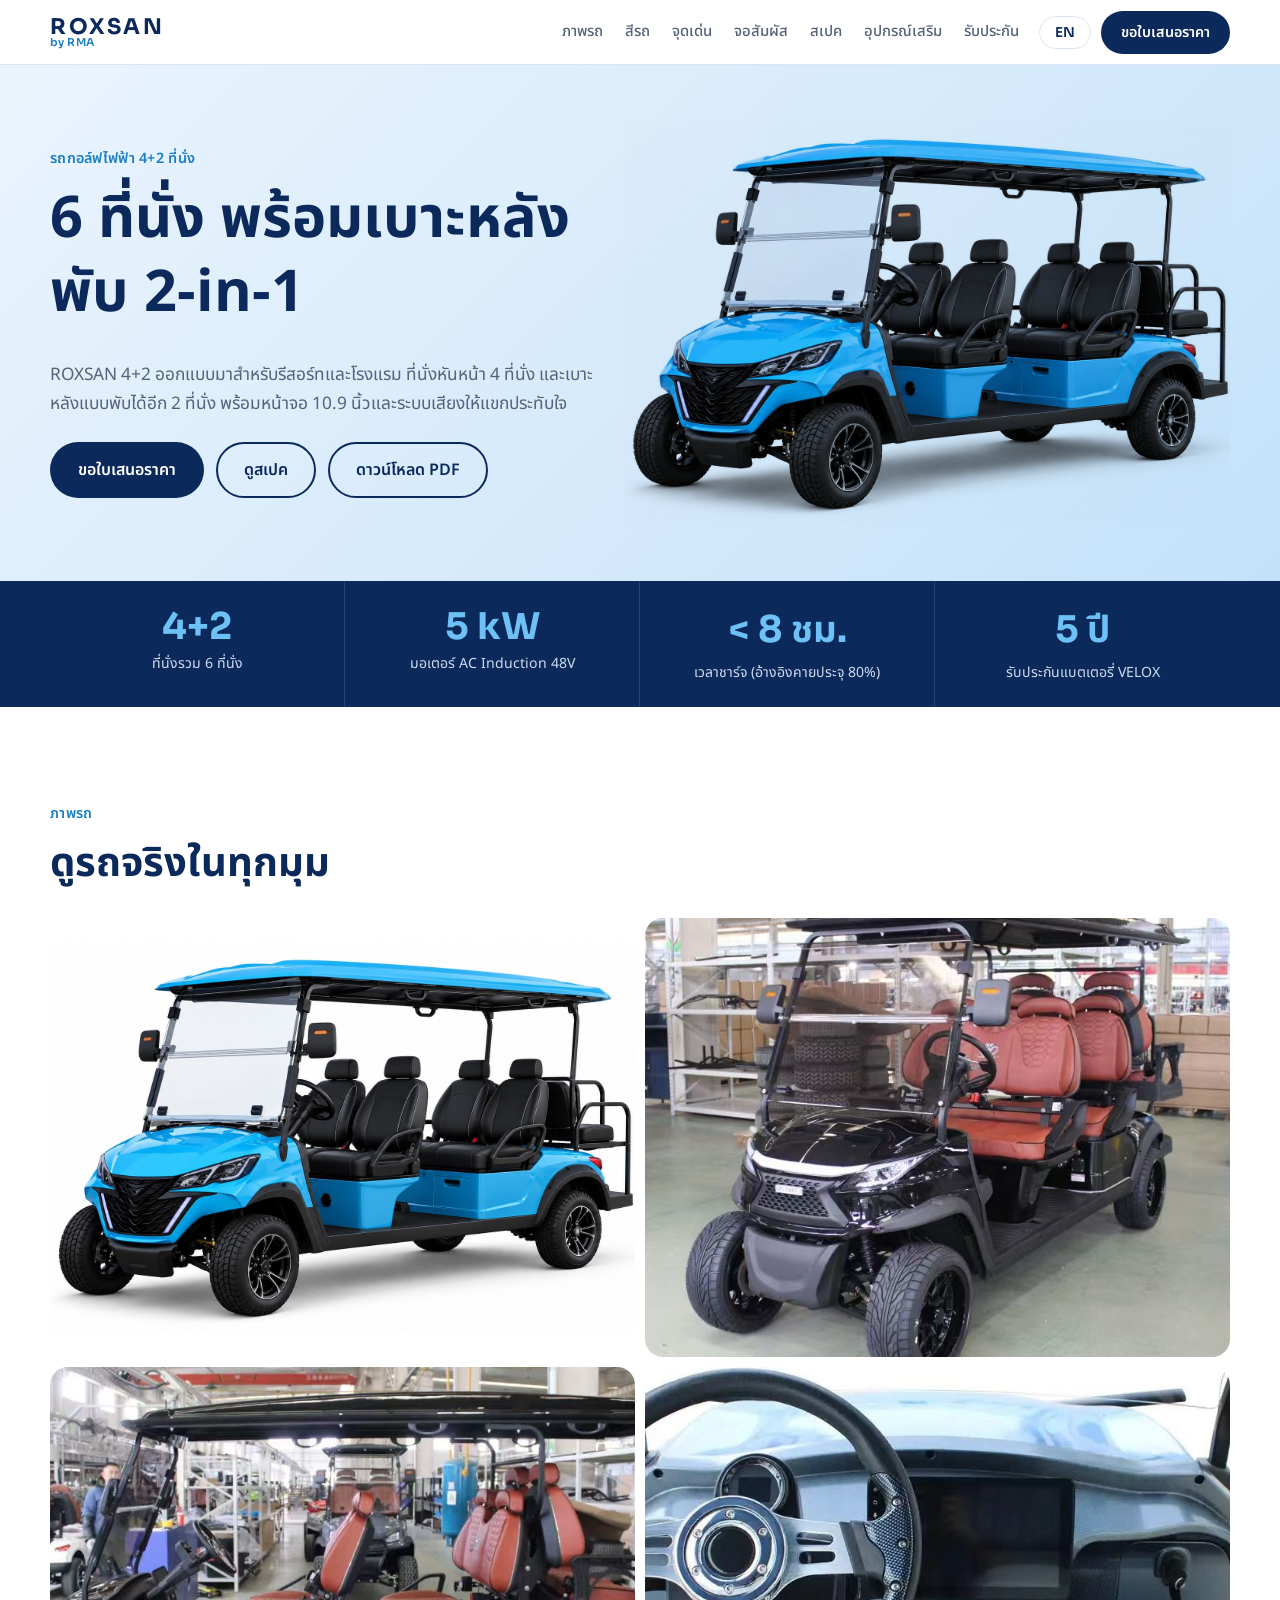
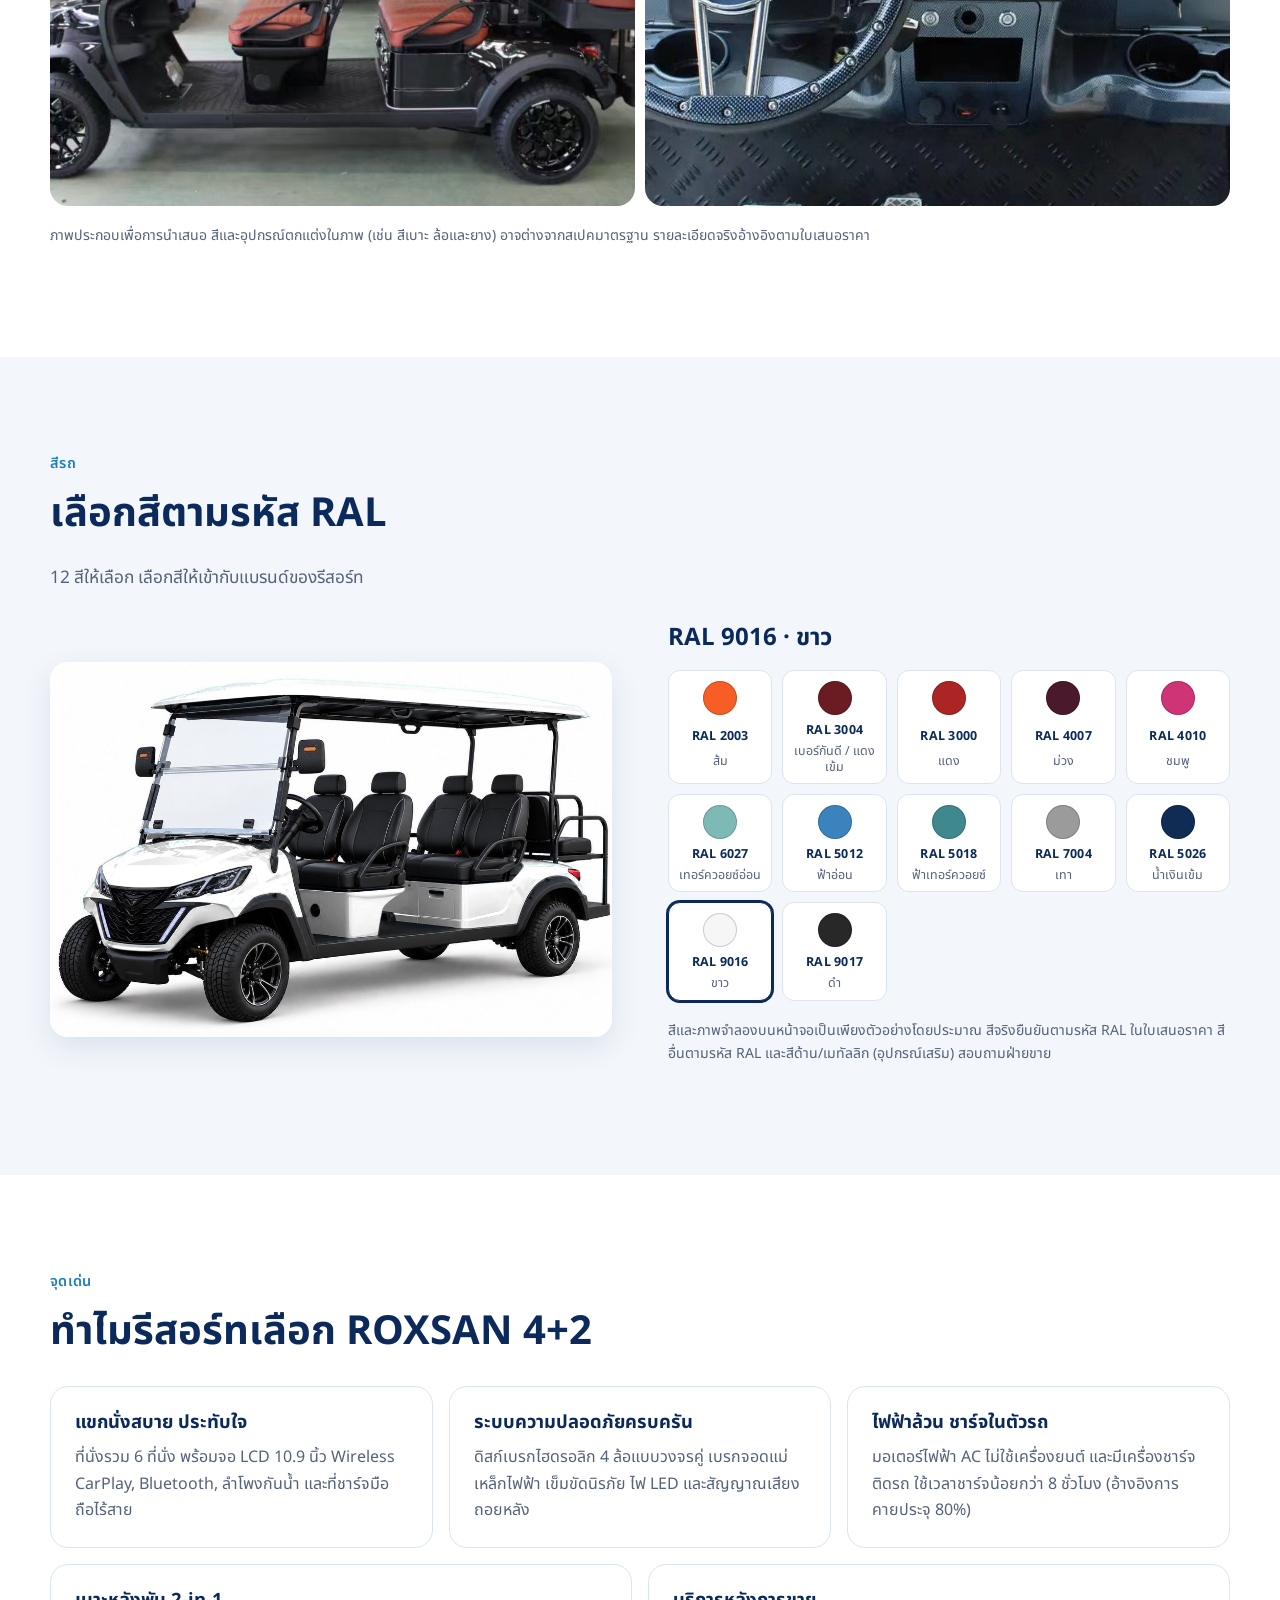
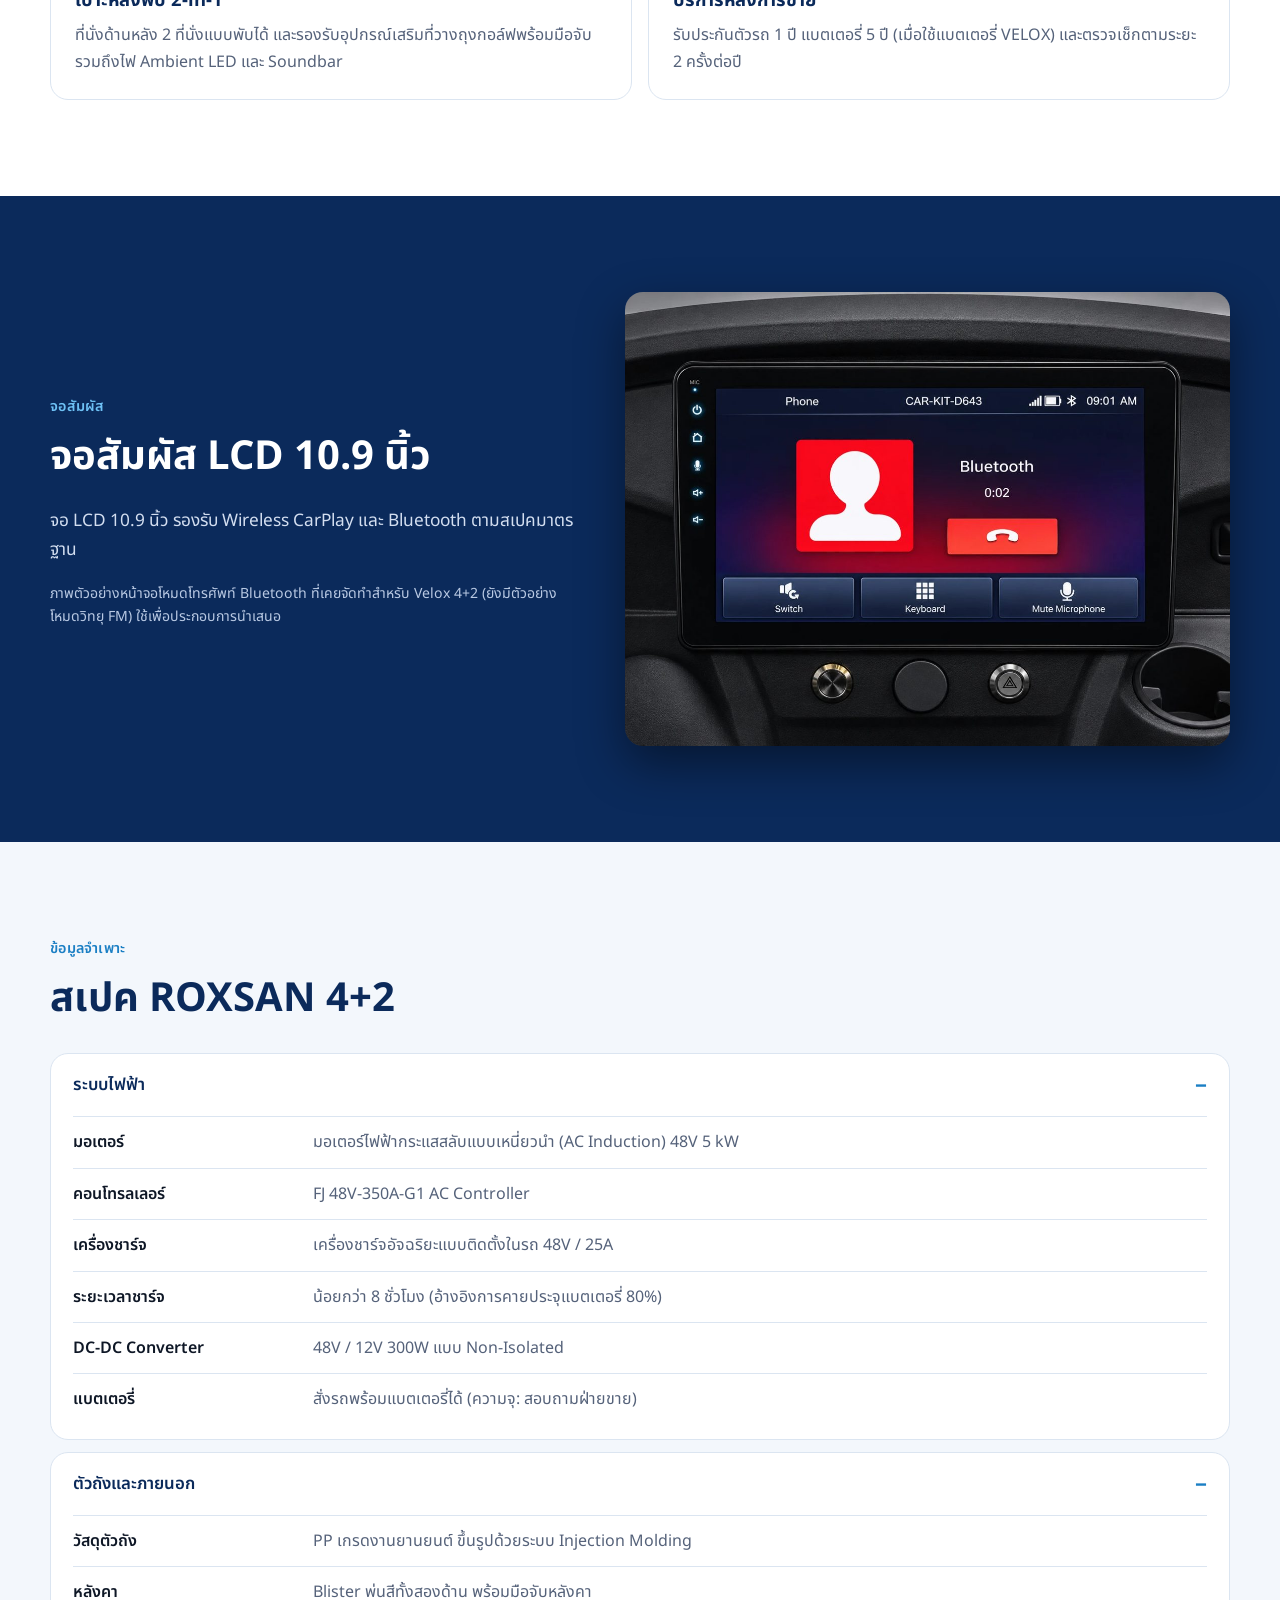
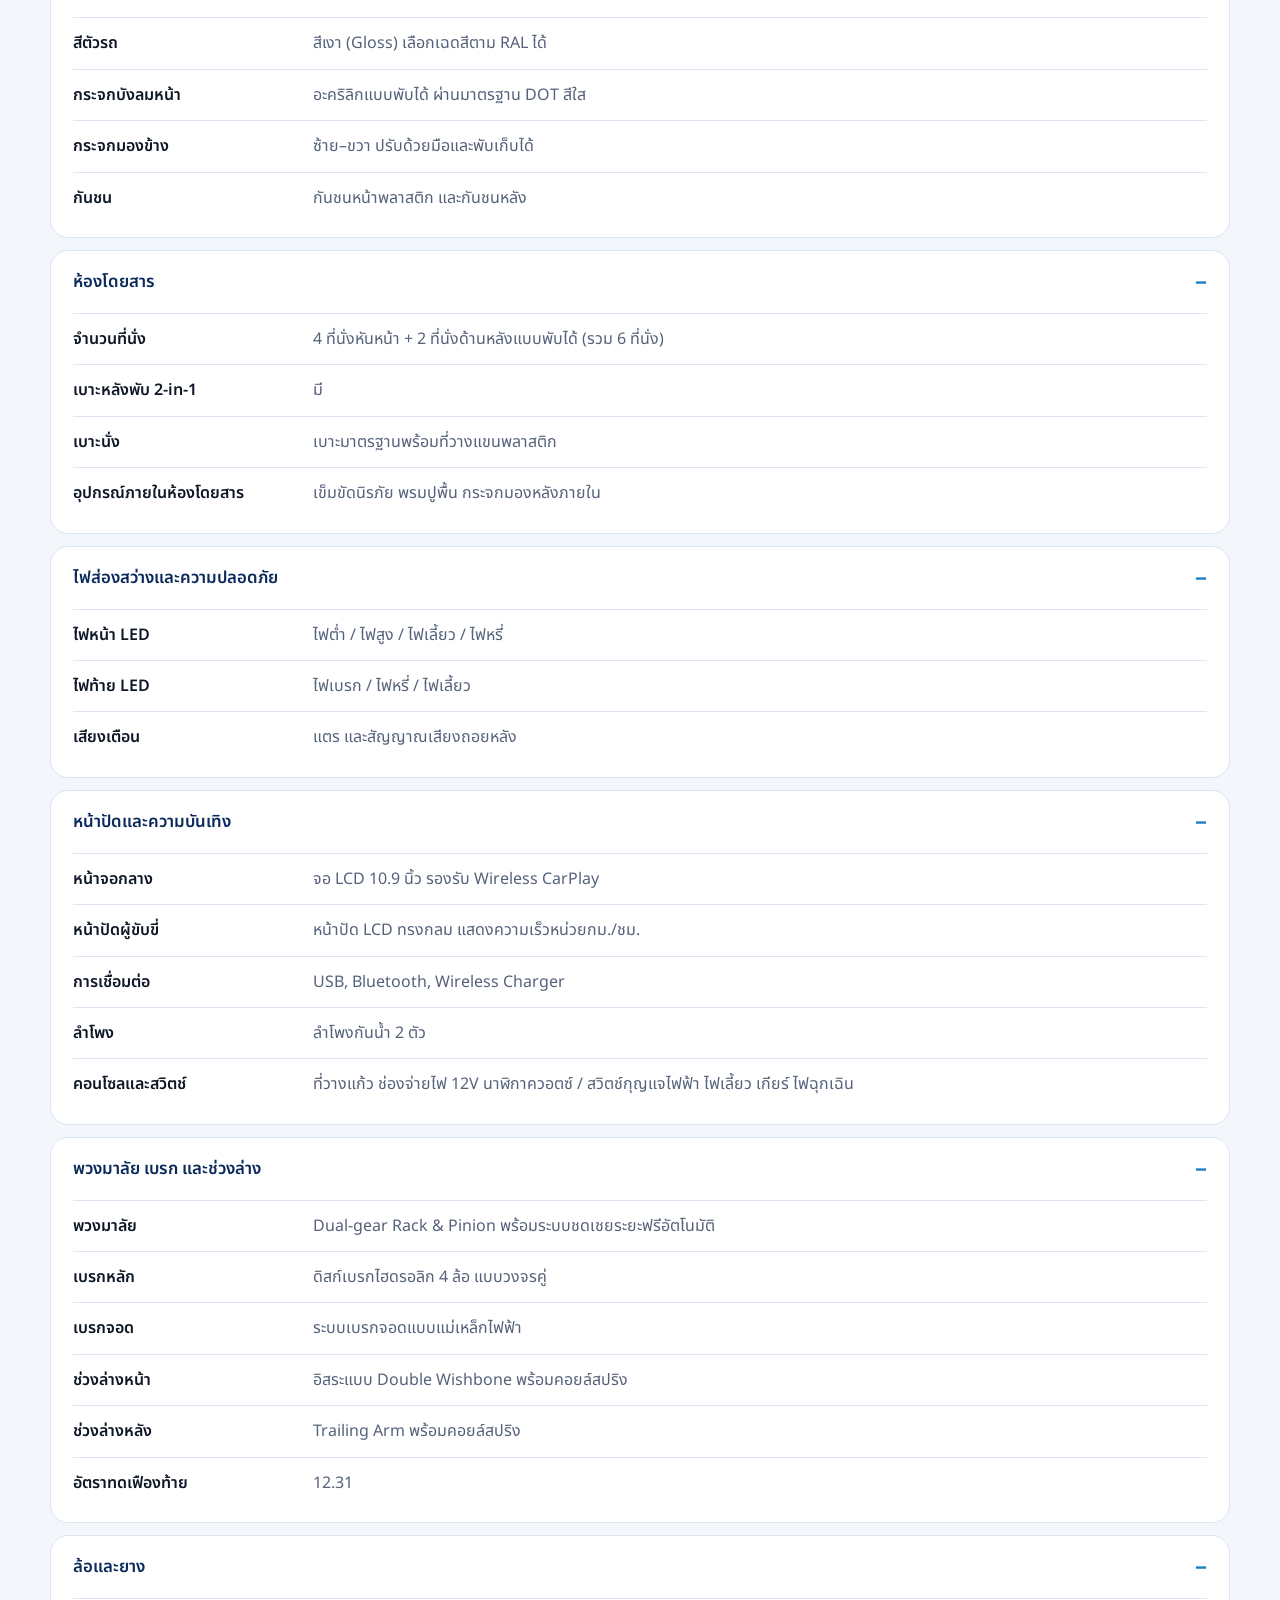
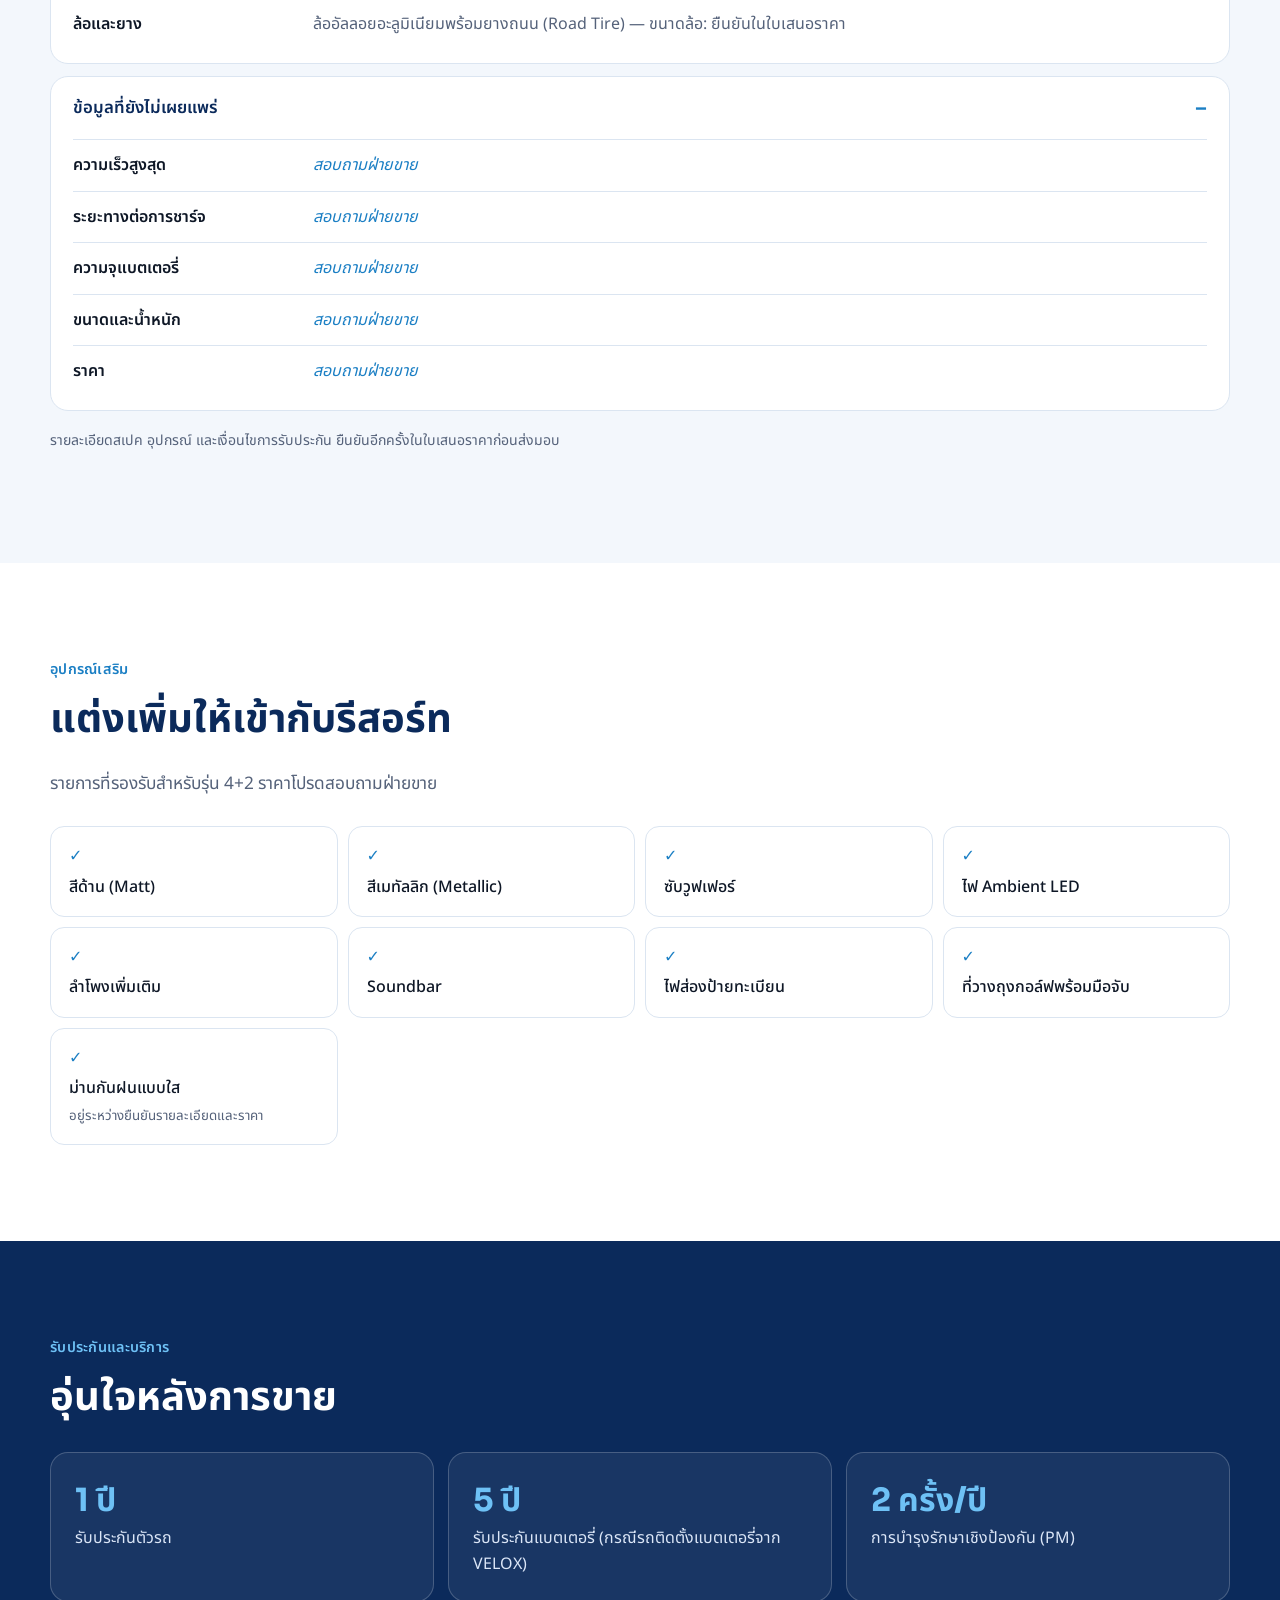
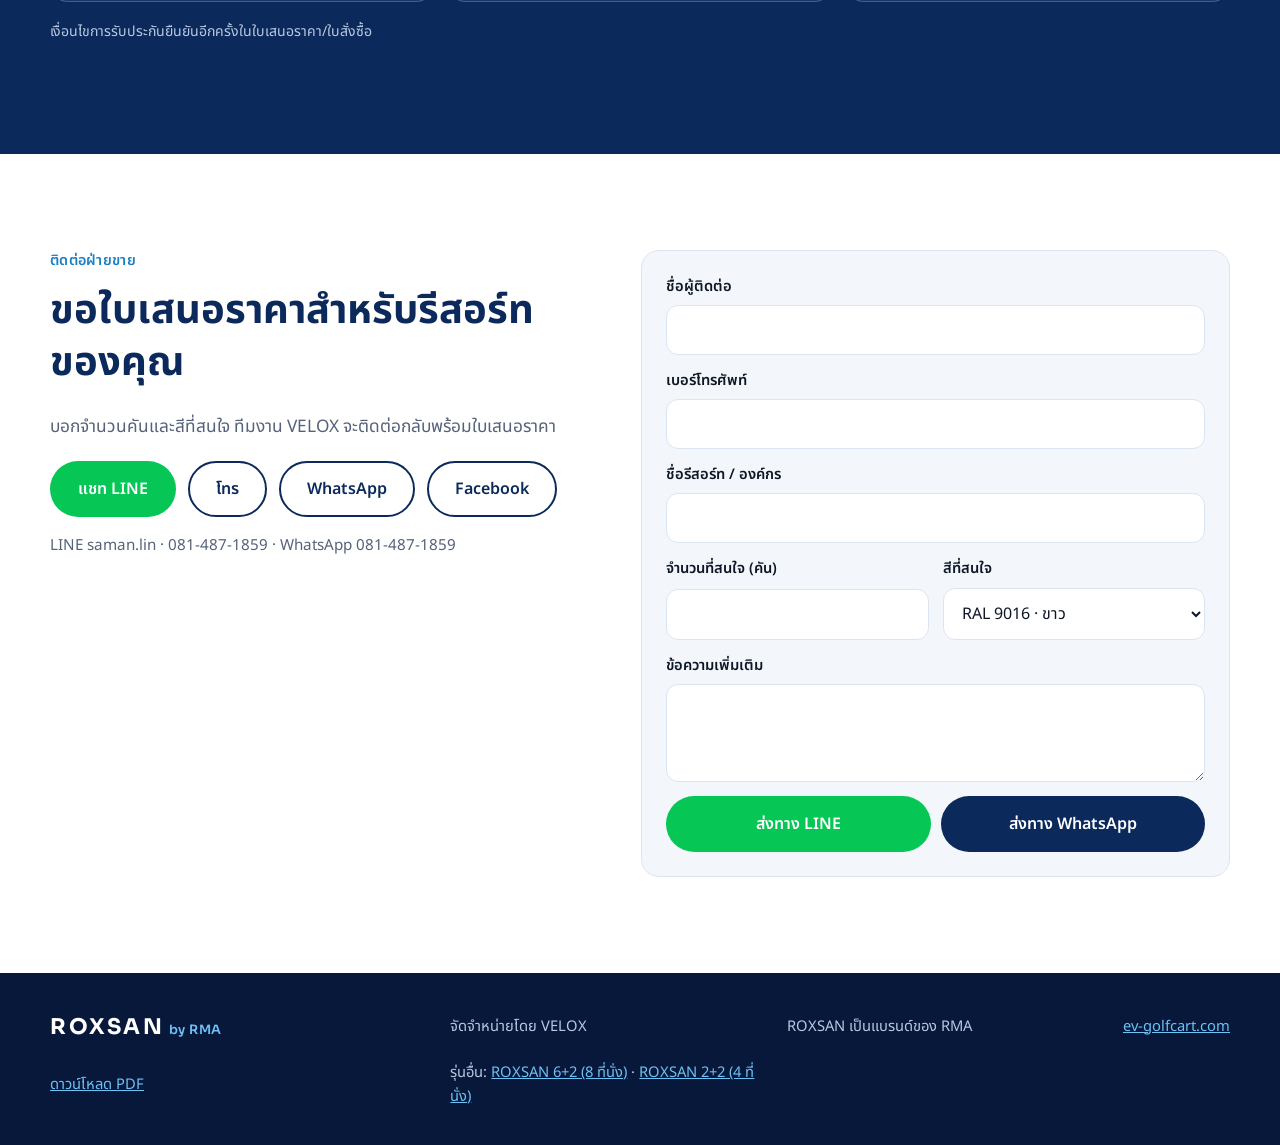
<file: 4plus2.html>
<!doctype html>
<html lang="th">
<head>
  <meta charset="utf-8">
  <meta name="viewport" content="width=device-width, initial-scale=1">
  <title data-i18n="meta.title">ROXSAN 4+2</title>
  <meta name="description" content="ROXSAN by RMA 4+2 electric golf cart" data-i18n-content="meta.desc">
  <meta name="theme-color" content="#0B2A5B">
  <meta property="og:title" content="ROXSAN 4+2 — 6-seat electric golf cart">
  <meta property="og:image" content="assets/4p2-hero.jpg">
  <link rel="icon" href="data:image/svg+xml,%3Csvg xmlns='http://www.w3.org/2000/svg' viewBox='0 0 32 32'%3E%3Crect width='32' height='32' rx='7' fill='%230B2A5B'/%3E%3Cpath d='M9 22V10h8a4 4 0 010 8h-8m6 0l6 4' fill='none' stroke='%236EC1F5' stroke-width='3' stroke-linecap='round' stroke-linejoin='round'/%3E%3C/svg%3E">
  <link rel="preconnect" href="https://fonts.googleapis.com">
  <link rel="preconnect" href="https://fonts.gstatic.com" crossorigin>
  <link href="https://fonts.googleapis.com/css2?family=Noto+Sans+Thai:wght@400;500;600;700&family=Sora:wght@500;600;700&display=swap" rel="stylesheet">
  <link rel="stylesheet" href="css/styles.css">
</head>
<body>
  <noscript><p class="noscript">กรุณาเปิดใช้งาน JavaScript / Please enable JavaScript.</p></noscript>

  <header class="site-header">
    <div class="wrap header-inner">
      <a class="brand" href="#hero" aria-label="ROXSAN by RMA">
        <span class="brand-name">ROXSAN</span>
        <span class="brand-by" data-i18n="brand.by">by RMA</span>
      </a>
      <nav class="nav" aria-label="Main">
        <a href="#gallery" data-i18n="nav.gallery"></a>
        <a href="#colors" data-i18n="nav.colors"></a>
        <a href="#why" data-i18n="nav.why"></a>
        <a href="#screen" data-i18n="nav.screen"></a>
        <a href="#specs" data-i18n="nav.specs"></a>
        <a href="#accessories" data-i18n="nav.accessories"></a>
        <a href="#warranty" data-i18n="nav.warranty"></a>
      </nav>
      <div class="header-actions">
        <button class="lang-btn" id="langBtn" type="button" data-i18n="lang.short" data-i18n-aria-label="lang.label"></button>
        <a class="btn btn-primary btn-sm" href="#quote" data-i18n="nav.quote"></a>
      </div>
    </div>
  </header>

  <main>
    <section id="hero" class="hero">
      <div class="wrap hero-inner">
        <div class="hero-copy">
          <p class="eyebrow" data-i18n="hero.eyebrow"></p>
          <h1 data-i18n="hero.title"></h1>
          <p class="lead" data-i18n="hero.sub"></p>
          <div class="hero-cta">
            <a class="btn btn-primary" href="#quote" data-i18n="hero.cta1"></a>
            <a class="btn btn-ghost" href="#specs" data-i18n="hero.cta2"></a>
            <a class="btn btn-ghost pdf-btn" href="#" download data-pdf-th="pdf/ROXSAN-4plus2-catalog-th.pdf" data-pdf-en="pdf/ROXSAN-4plus2-catalog-en.pdf" data-i18n="pdf.btn"></a>
          </div>
        </div>
        <div class="hero-media">
          <img src="assets/4p2-hero.jpg" alt="" data-i18n-alt="hero.imgalt" width="1536" height="1024" fetchpriority="high">
        </div>
      </div>
    </section>

    <section id="facts" class="facts" aria-label="Key facts">
      <div class="wrap facts-grid">
        <div class="fact"><strong data-i18n="facts.seats.v"></strong><span data-i18n="facts.seats.l"></span></div>
        <div class="fact"><strong data-i18n="facts.motor.v"></strong><span data-i18n="facts.motor.l"></span></div>
        <div class="fact"><strong data-i18n="facts.charge.v"></strong><span data-i18n="facts.charge.l"></span></div>
        <div class="fact"><strong data-i18n="facts.warranty.v"></strong><span data-i18n="facts.warranty.l"></span></div>
      </div>
    </section>

    <section id="gallery" class="section">
      <div class="wrap">
        <p class="eyebrow" data-i18n="gallery.eyebrow"></p>
        <h2 data-i18n="gallery.title"></h2>
        <div class="gallery gallery-2 reveal">
          <button type="button" class="g-item cut" data-index="0"><img src="assets/4p2-hero.jpg" alt="" data-i18n-alt="gallery.1.alt" loading="lazy"></button>
          <button type="button" class="g-item" data-index="1"><img src="assets/4p2-front.jpg" alt="" data-i18n-alt="gallery.2.alt" loading="lazy"></button>
          <button type="button" class="g-item" data-index="2"><img src="assets/4p2-side.jpg" alt="" data-i18n-alt="gallery.3.alt" loading="lazy"></button>
          <button type="button" class="g-item" data-index="3"><img src="assets/4p2-dash.jpg" alt="" data-i18n-alt="gallery.4.alt" loading="lazy"></button>
        </div>
        <p class="note" data-i18n="gallery.note"></p>
      </div>
    </section>


    <section id="colors" class="section alt">
      <div class="wrap">
        <p class="eyebrow" data-i18n="colors.eyebrow"></p>
        <h2 data-i18n="colors.title"></h2>
        <p class="lead" data-i18n="colors.sub"></p>
        <div class="colors reveal">
          <div class="color-preview">
            <img id="colorImg" src="assets/colors/4p2-ral9016.jpg" data-img-base="assets/colors/4p2-" alt="" data-i18n-alt="color.preview" width="1100" height="733">
          </div>
          <div class="color-panel">
            <p class="color-name" id="colorName" aria-live="polite"></p>
            <div class="swatches" id="swatches" role="radiogroup" data-i18n-aria-label="colors.group"></div>
            <p class="note" data-i18n="colors.note"></p>
          </div>
        </div>
      </div>
    </section>

    <section id="why" class="section">
      <div class="wrap">
        <p class="eyebrow" data-i18n="why.eyebrow"></p>
        <h2 data-i18n="why.title"></h2>
        <div class="cards reveal">
          <article class="card"><h3 data-i18n="why.1.t"></h3><p data-i18n="why.1.d"></p></article>
          <article class="card"><h3 data-i18n="why.2.t"></h3><p data-i18n="why.2.d"></p></article>
          <article class="card"><h3 data-i18n="why.3.t"></h3><p data-i18n="why.3.d"></p></article>
          <article class="card"><h3 data-i18n="why.4.t"></h3><p data-i18n="why.4.d"></p></article>
          <article class="card"><h3 data-i18n="why.5.t"></h3><p data-i18n="why.5.d"></p></article>
        </div>
      </div>
    </section>

    <section id="screen" class="section navy">
      <div class="wrap screen-grid reveal">
        <div>
          <p class="eyebrow" data-i18n="screen.eyebrow"></p>
          <h2 data-i18n="screen.title"></h2>
          <p class="lead on-dark" data-i18n="screen.sub"></p>
          <p class="note on-dark" data-i18n="screen.note"></p>
        </div>
        <img class="screen-img" src="assets/screen.jpg" alt="" data-i18n-alt="screen.alt" width="1200" height="900" loading="lazy">
      </div>
    </section>

    <section id="specs" class="section alt">
      <div class="wrap">
        <p class="eyebrow" data-i18n="specs.eyebrow"></p>
        <h2 data-i18n="specs.title"></h2>
        <div id="specList" class="spec-list reveal"></div>
        <p class="note" data-i18n="specs.note"></p>
      </div>
    </section>

    <section id="accessories" class="section">
      <div class="wrap">
        <p class="eyebrow" data-i18n="acc.eyebrow"></p>
        <h2 data-i18n="acc.title"></h2>
        <p class="lead" data-i18n="acc.sub"></p>
        <ul id="accList" class="acc-list reveal"></ul>
      </div>
    </section>

    <section id="warranty" class="section navy">
      <div class="wrap">
        <p class="eyebrow" data-i18n="warranty.eyebrow"></p>
        <h2 data-i18n="warranty.title"></h2>
        <div class="warranty-grid reveal">
          <div class="w-item"><strong data-i18n="warranty.1.v"></strong><span data-i18n="warranty.1.l"></span></div>
          <div class="w-item"><strong data-i18n="warranty.2.v"></strong><span data-i18n="warranty.2.l"></span></div>
          <div class="w-item"><strong data-i18n="warranty.3.v"></strong><span data-i18n="warranty.3.l"></span></div>
        </div>
        <p class="note on-dark" data-i18n="warranty.note"></p>
      </div>
    </section>

    <section id="quote" class="section">
      <div class="wrap quote-grid">
        <div>
          <p class="eyebrow" data-i18n="quote.eyebrow"></p>
          <h2 data-i18n="quote.title"></h2>
          <p class="lead" data-i18n="quote.sub"></p>
          <div class="contact-btns">
            <a class="btn btn-line" id="lineLink" href="#" target="_blank" rel="noopener" data-i18n="quote.line"></a>
            <a class="btn btn-ghost" id="phoneLink" href="#" data-i18n="quote.phone"></a>
            <a class="btn btn-ghost" id="waLink" href="#" target="_blank" rel="noopener" data-i18n="quote.wa"></a>
            <a class="btn btn-ghost" id="fbLink" href="#" target="_blank" rel="noopener" data-i18n="quote.fb"></a>
          </div>
          <p class="contact-values" id="contactValues"></p>
        </div>
        <form id="quoteForm" class="form" novalidate>
          <label><span data-i18n="form.name"></span><input name="name" autocomplete="name" required></label>
          <label><span data-i18n="form.phone"></span><input name="phone" type="tel" autocomplete="tel" inputmode="tel" required></label>
          <label><span data-i18n="form.resort"></span><input name="resort" autocomplete="organization"></label>
          <div class="form-row">
            <label><span data-i18n="form.qty"></span><input name="qty" type="number" min="1" inputmode="numeric"></label>
            <label><span data-i18n="form.color"></span>
              <select name="color" id="formColor"></select>
            </label>
          </div>
          <label><span data-i18n="form.note"></span><textarea name="note" rows="3"></textarea></label>
          <p class="form-err" id="formErr" role="alert" hidden data-i18n="form.err"></p>
          <p class="form-ok" id="formOk" role="status" hidden data-i18n="form.copied"></p>
          <div class="form-actions">
            <button class="btn btn-line" type="submit" data-channel="line" data-i18n="form.sendLine"></button>
            <button class="btn btn-primary" type="submit" data-channel="wa" data-i18n="form.sendWa"></button>
          </div>
        </form>
      </div>
    </section>
  </main>

  <footer class="footer">
    <div class="wrap footer-inner">
      <div>
        <span class="brand-name">ROXSAN</span> <span class="brand-by" data-i18n="brand.by"></span>
      </div>
      <p data-i18n="footer.seller"></p>
      <p data-i18n="footer.brand"></p>
      <p><a id="siteLink" href="#" target="_blank" rel="noopener"></a></p>
      <p><a class="pdf-btn" href="#" download data-pdf-th="pdf/ROXSAN-4plus2-catalog-th.pdf" data-pdf-en="pdf/ROXSAN-4plus2-catalog-en.pdf" data-i18n="pdf.btn"></a></p>
      <p><span data-i18n="footer.models"></span> <a href="index.html" data-i18n="model.62"></a> · <a href="2plus2.html" data-i18n="model.22"></a></p>
    </div>
  </footer>

  <a class="sticky-cta" href="#quote" data-i18n="sticky.cta"></a>

  <dialog id="lightbox" class="lightbox" aria-label="Gallery">
    <button type="button" class="lb-btn lb-close" id="lbClose" data-i18n-aria-label="lb.close">&times;</button>
    <button type="button" class="lb-btn lb-prev" id="lbPrev" data-i18n-aria-label="lb.prev">&#8249;</button>
    <img id="lbImg" alt="">
    <button type="button" class="lb-btn lb-next" id="lbNext" data-i18n-aria-label="lb.next">&#8250;</button>
  </dialog>

  <script src="js/config.js"></script>
  <script src="js/colors.js"></script>
  <script src="js/i18n.js"></script>
  <script src="js/i18n-4plus2.js"></script>
  <script src="js/specs.js"></script>
  <script src="js/specs-4plus2.js"></script>
  <script src="js/app.js"></script>
</body>
</html>
</file>
<file: css/styles.css>
:root {
  --navy: #0b2a5b;
  --navy-2: #123a7a;
  --sky: #6ec1f5;
  --sky-dark: #1b7fc4;
  --ink: #0e1726;
  --muted: #55627a;
  --line: #dbe5f1;
  --bg: #ffffff;
  --bg-alt: #f3f7fc;
  --line-green: #06c755;
  --radius: 18px;
  --shadow: 0 10px 30px rgba(11, 42, 91, 0.1);
  --font: "Sora", "Noto Sans Thai", system-ui, -apple-system, "Segoe UI", sans-serif;
  --font-th: "Noto Sans Thai", "Sora", system-ui, sans-serif;
}

*, *::before, *::after { box-sizing: border-box; }
html { scroll-behavior: smooth; scroll-padding-top: 76px; }
body {
  margin: 0;
  font-family: var(--font-th);
  color: var(--ink);
  background: var(--bg);
  line-height: 1.65;
  -webkit-text-size-adjust: 100%;
}
html[lang="en"] body { font-family: var(--font); }
img { max-width: 100%; display: block; }
a { color: inherit; }
h1, h2, h3 { font-family: var(--font); line-height: 1.2; margin: 0 0 .5em; letter-spacing: -0.01em; overflow-wrap: anywhere; }
html[lang="th"] h1, html[lang="th"] h2, html[lang="th"] h3 { font-family: var(--font-th); line-height: 1.3; letter-spacing: 0; }
p { margin: 0 0 1em; }
:focus-visible { outline: 3px solid var(--sky-dark); outline-offset: 3px; border-radius: 6px; }

.wrap { width: min(1180px, 100% - 32px); margin-inline: auto; }
.noscript { background: #fff3cd; padding: 12px 16px; margin: 0; text-align: center; }

/* Header */
.site-header {
  position: sticky; top: 0; z-index: 50;
  background: rgba(255, 255, 255, 0.92);
  backdrop-filter: blur(10px);
  border-bottom: 1px solid var(--line);
}
.header-inner { display: flex; align-items: center; gap: 20px; min-height: 64px; }
.brand { text-decoration: none; display: flex; flex-direction: column; line-height: 1; color: var(--navy); }
.brand-name { font-family: var(--font); font-weight: 700; font-size: 1.35rem; letter-spacing: .12em; }
.brand-by { font-family: var(--font); font-size: .68rem; color: var(--sky-dark); font-weight: 600; letter-spacing: .04em; }
.footer .brand-by { font-size: .8rem; color: var(--sky); }
.nav { display: none; gap: 22px; margin-left: auto; font-size: .93rem; font-weight: 500; }
.nav a { text-decoration: none; color: var(--muted); padding: 6px 0; }
.nav a:hover { color: var(--navy); }
.header-actions { display: flex; align-items: center; gap: 10px; margin-left: auto; }
.lang-btn {
  font: 600 .85rem var(--font); color: var(--navy); background: #fff;
  border: 1.5px solid var(--line); border-radius: 999px; padding: 7px 14px; cursor: pointer; min-width: 52px;
}
.lang-btn:hover { border-color: var(--navy); }
.header-actions .btn { display: none; }

/* Buttons */
.btn {
  display: inline-flex; align-items: center; justify-content: center; gap: 8px;
  font: 600 1rem var(--font-th); text-decoration: none; cursor: pointer;
  padding: 14px 26px; border-radius: 999px; border: 2px solid transparent;
  transition: transform .15s ease, box-shadow .15s ease, background .15s ease;
}
html[lang="en"] .btn { font-family: var(--font); font-size: .95rem; }
.btn:hover { transform: translateY(-1px); box-shadow: var(--shadow); }
.btn-primary { background: var(--navy); color: #fff; }
.btn-primary:hover { background: var(--navy-2); }
.btn-ghost { background: transparent; color: var(--navy); border-color: var(--navy); }
.btn-line { background: var(--line-green); color: #fff; }
.btn-sm { padding: 9px 18px; font-size: .9rem; }

/* Hero */
.hero { background: linear-gradient(135deg, #eaf4fd 0%, #d6eafb 55%, #c3e2fa 100%); overflow: hidden; }
.hero-inner { display: grid; gap: 8px; padding-block: 36px 24px; align-items: center; }
.eyebrow {
  font: 600 .78rem var(--font); letter-spacing: .14em; text-transform: uppercase;
  color: var(--sky-dark); margin-bottom: 14px;
}
html[lang="th"] .eyebrow { letter-spacing: .02em; text-transform: none; font-family: var(--font-th); font-size: .9rem; }
.hero h1 { font-size: clamp(2rem, 6.2vw, 3.6rem); color: var(--navy); font-weight: 700; }
.lead { font-size: 1.08rem; color: var(--muted); max-width: 56ch; }
.hero-cta { display: flex; flex-wrap: wrap; gap: 12px; margin-top: 24px; }
.hero-media img { width: 100%; height: auto; mix-blend-mode: multiply; }

/* Facts */
.facts { background: var(--navy); color: #fff; }
.facts-grid { display: grid; grid-template-columns: repeat(2, 1fr); }
.fact { padding: 22px 10px; text-align: center; border-bottom: 1px solid rgba(255, 255, 255, .12); }
.fact:nth-child(odd) { border-right: 1px solid rgba(255, 255, 255, .12); }
.fact strong { display: block; font: 700 clamp(1.6rem, 5vw, 2.3rem) var(--font); color: var(--sky); }
.fact span { font-size: .88rem; color: #cfdcf0; }

/* Sections */
.section { padding-block: clamp(48px, 8vw, 96px); }
.section.alt { background: var(--bg-alt); }
.section.navy { background: var(--navy); color: #fff; }
.section.navy .eyebrow { color: var(--sky); }
h2 { font-size: clamp(1.6rem, 4.4vw, 2.5rem); color: var(--navy); font-weight: 700; margin-bottom: .6em; }
.section.navy h2 { color: #fff; }
.lead.on-dark { color: #d3def0; }
.screen-grid { display: grid; gap: 28px; align-items: center; }
.screen-img { width: 100%; height: auto; border-radius: var(--radius); box-shadow: 0 18px 48px rgba(0,0,0,.45); }
@media (min-width: 900px) { .screen-grid { grid-template-columns: 1fr 1.15fr; gap: 48px; } }
.note { font-size: .88rem; color: var(--muted); margin-top: 18px; }
.note.on-dark { color: #b9c9e3; }

/* Gallery */
.gallery { display: grid; grid-template-columns: repeat(2, 1fr); gap: 10px; margin-top: 28px; }
.g-item { padding: 0; border: 0; border-radius: var(--radius); overflow: hidden; cursor: zoom-in; background: #eef3fa; aspect-ratio: 4/3; position: relative; }
.g-item img { width: 100%; height: 100%; object-fit: cover; transition: transform .5s ease; }
.g-item:hover img { transform: scale(1.04); }
.gallery.gallery-2 { grid-template-columns: 1fr; }
/* White-background cut-outs: show the whole vehicle instead of cropping to the tile. */
.gallery-cutout .g-item { background: #fff; }
.gallery-cutout .g-item img { object-fit: contain; }
.g-item.cut { background: #fff; }
.g-item.cut img { object-fit: contain; }
@media (min-width: 640px) { .gallery.gallery-2 { grid-template-columns: repeat(2, 1fr); } }
.g-1 { grid-column: 1 / -1; aspect-ratio: 16/10; }
.g-1 img { object-fit: contain; background: #fff; }

/* Colours */
.colors { display: grid; gap: 24px; margin-top: 28px; align-items: center; }
.color-preview { background: #fff; border-radius: var(--radius); overflow: hidden; box-shadow: var(--shadow); }
.color-preview img { width: 100%; height: auto; transition: opacity .25s ease; }
.color-name { font: 700 1.5rem var(--font-th); color: var(--navy); margin-bottom: 14px; }
.swatches { display: grid; grid-template-columns: repeat(auto-fill, minmax(92px, 1fr)); gap: 10px; margin-bottom: 8px; }
.swatch {
  display: grid; justify-items: center; gap: 2px; padding: 10px 6px 8px; text-align: center;
  background: #fff; border: 1.5px solid var(--line); border-radius: 12px; cursor: pointer;
  font: inherit; color: var(--navy); transition: border-color .15s ease, box-shadow .15s ease;
}
.sw-dot { width: 34px; height: 34px; border-radius: 50%; background: var(--c); box-shadow: inset 0 0 0 1px rgba(0, 0, 0, .18); margin-bottom: 4px; }
.sw-code { font-size: .78rem; font-weight: 700; letter-spacing: .02em; }
.sw-name { font-size: .78rem; color: var(--muted); line-height: 1.25; }
.swatch:hover { border-color: var(--sky); }
.swatch[aria-checked="true"] { border-color: var(--navy); box-shadow: 0 0 0 2px var(--navy); }

/* Cards */
.cards { display: grid; gap: 16px; margin-top: 28px; }
.card { border: 1px solid var(--line); border-radius: var(--radius); padding: 24px; background: #fff; transition: box-shadow .2s ease, transform .2s ease; }
.card:hover { box-shadow: var(--shadow); transform: translateY(-2px); }
.card h3 { font-size: 1.15rem; color: var(--navy); }
.card p { color: var(--muted); margin: 0; }

/* Specs */
.spec-list { display: grid; gap: 12px; margin-top: 28px; }
.spec-group { background: #fff; border: 1px solid var(--line); border-radius: var(--radius); overflow: hidden; }
.spec-group summary {
  list-style: none; cursor: pointer; padding: 18px 22px; font: 600 1.05rem var(--font-th);
  color: var(--navy); display: flex; justify-content: space-between; align-items: center;
}
html[lang="en"] .spec-group summary { font-family: var(--font); }
.spec-group summary::-webkit-details-marker { display: none; }
.spec-group summary::after { content: "+"; font-size: 1.5rem; line-height: 1; color: var(--sky-dark); }
.spec-group[open] summary::after { content: "–"; }
.spec-group dl { margin: 0; padding: 0 22px 14px; }
.spec-row { display: grid; gap: 2px; padding: 12px 0; border-top: 1px solid var(--line); }
.spec-row dt { font-weight: 600; color: var(--ink); }
.spec-row dd { margin: 0; color: var(--muted); overflow-wrap: anywhere; }
.spec-row dd.ask { font-style: italic; color: var(--sky-dark); }

/* Accessories */
.acc-list { list-style: none; padding: 0; margin: 28px 0 0; display: grid; gap: 10px; grid-template-columns: repeat(auto-fill, minmax(240px, 1fr)); }
.acc-list li { border: 1px solid var(--line); border-radius: 14px; padding: 16px 18px; background: #fff; display: flex; flex-direction: column; gap: 4px; font-weight: 500; }
.acc-list li::before { content: "✓"; color: var(--sky-dark); font-weight: 700; }
.acc-list small { color: var(--muted); font-weight: 400; }

/* Warranty */
.warranty-grid { display: grid; gap: 14px; margin-top: 28px; }
.w-item { border: 1px solid rgba(255, 255, 255, .2); border-radius: var(--radius); padding: 24px; background: rgba(255, 255, 255, .06); }
.w-item strong { display: block; font: 700 2rem var(--font); color: var(--sky); }
.w-item span { color: #dbe6f7; }

/* Quote */
.quote-grid { display: grid; gap: 32px; }
.contact-btns { display: flex; flex-wrap: wrap; gap: 12px; margin-top: 20px; }
.contact-values { margin-top: 16px; color: var(--muted); font-size: .95rem; }
.form { background: var(--bg-alt); border: 1px solid var(--line); border-radius: var(--radius); padding: 24px; display: grid; gap: 14px; }
.form label { display: grid; gap: 6px; font-weight: 600; font-size: .92rem; }
.form input, .form select, .form textarea {
  font: 400 1rem var(--font-th); padding: 12px 14px; border: 1.5px solid var(--line);
  border-radius: 12px; background: #fff; color: var(--ink); width: 100%;
}
.form input:focus, .form select:focus, .form textarea:focus { outline: none; border-color: var(--sky-dark); box-shadow: 0 0 0 3px rgba(27, 127, 196, .18); }
.form-row { display: grid; gap: 14px; grid-template-columns: 1fr 1fr; }
.form-err { color: #b3261e; font-weight: 600; margin: 0; }
.form-ok { color: #0a6b3a; font-weight: 600; margin: 0; }
.footer a { color: var(--sky); }
.form-actions { display: flex; flex-wrap: wrap; gap: 10px; }
.form-actions .btn { flex: 1 1 160px; }

/* Footer */
.footer { background: #07183a; color: #b9c9e3; padding-block: 36px 90px; font-size: .92rem; }
.footer .brand-name { color: #fff; }
.footer-inner { display: grid; gap: 4px; }
.footer p { margin: 0; }

/* Sticky mobile CTA */
.sticky-cta { transition: opacity .2s ease; }
.sticky-cta.hide { opacity: 0; pointer-events: none; }
.sticky-cta {
  position: fixed; left: 16px; right: 16px; bottom: 14px; z-index: 40;
  background: var(--navy); color: #fff; text-align: center; text-decoration: none;
  font-weight: 700; padding: 14px; border-radius: 999px; box-shadow: 0 8px 24px rgba(11, 42, 91, .4);
}

/* Lightbox */
.lightbox { border: 0; padding: 0; background: transparent; max-width: 100vw; max-height: 100vh; width: 100vw; height: 100vh; }
.lightbox::backdrop { background: rgba(5, 12, 28, .9); }
.lightbox[open] { display: grid; place-items: center; }
.lightbox img { max-width: 92vw; max-height: 86vh; border-radius: 12px; background: #fff; object-fit: contain; }
.lb-btn {
  position: absolute; background: rgba(255, 255, 255, .14); color: #fff; border: 0; cursor: pointer;
  width: 48px; height: 48px; border-radius: 50%; font-size: 2rem; line-height: 1;
}
.lb-btn:hover { background: rgba(255, 255, 255, .3); }
.lb-close { top: 16px; right: 16px; }
.lb-prev { left: 12px; top: 50%; transform: translateY(-50%); }
.lb-next { right: 12px; top: 50%; transform: translateY(-50%); }
body.lock { overflow: hidden; }

/* Reveal */
.reveal { opacity: 0; transform: translateY(18px); transition: opacity .6s ease, transform .6s ease; }
.reveal.in { opacity: 1; transform: none; }
.no-js .reveal, .reveal-off .reveal { opacity: 1; transform: none; }

@media (min-width: 640px) {
  .gallery { grid-template-columns: repeat(6, 1fr); }
  .g-1 { grid-column: span 4; grid-row: span 2; aspect-ratio: auto; }
  .g-2, .g-3 { grid-column: span 2; aspect-ratio: auto; }
  .g-4, .g-5 { grid-column: span 3; aspect-ratio: 16/9; }
  .cards { grid-template-columns: repeat(2, 1fr); }
  .warranty-grid { grid-template-columns: repeat(3, 1fr); }
  .spec-row { grid-template-columns: 220px 1fr; gap: 20px; }
}
@media (min-width: 1100px) {
  .nav { display: flex; }
  .header-actions { margin-left: 0; }
}
@media (min-width: 900px) {
  .header-actions .btn { display: inline-flex; }
  .hero-inner { grid-template-columns: 1fr 1.1fr; gap: 24px; padding-block: 56px; }
  .facts-grid { grid-template-columns: repeat(4, 1fr); }
  .fact { border-bottom: 0; border-right: 1px solid rgba(255, 255, 255, .12); }
  .fact:last-child { border-right: 0; }
  .colors { grid-template-columns: 1fr 1fr; gap: 56px; }
  .cards { grid-template-columns: repeat(6, 1fr); }
  .card { grid-column: span 2; }
  .card:nth-child(4), .card:nth-child(5) { grid-column: span 3; }
  .quote-grid { grid-template-columns: 1fr 1.1fr; gap: 56px; align-items: start; }
  .footer-inner { grid-template-columns: 1.2fr 1fr 1fr auto; align-items: center; gap: 16px; }
  .sticky-cta { display: none; }
  .footer { padding-bottom: 36px; }
}
@media (prefers-reduced-motion: reduce) {
  html { scroll-behavior: auto; }
  *, *::before, *::after { transition: none !important; animation: none !important; }
  .reveal { opacity: 1; transform: none; }
}
@page { size: A4; margin: 10mm; }
@media print {
  html { -webkit-print-color-adjust: exact; print-color-adjust: exact; }
  .site-header { position: static; }
  .nav, .header-actions, .sticky-cta, .lightbox, .lang-btn, .hero-cta, .contact-btns, .form, .pdf-btn { display: none !important; }
  .reveal { opacity: 1; transform: none; }
  .section { padding-block: 20px; }
  .hero-inner { padding-block: 16px; }
  .card, .fact, .w-item, .g-item, .spec-group, .color-preview, .screen-img, .acc-list li { break-inside: avoid; }
  .hero, .facts, .section.navy, .quote-grid, #colors { break-inside: avoid; }
  .hero-media img { max-height: 100mm; width: auto; max-width: 100%; margin-inline: auto; display: block; }
  .screen-img { max-height: 95mm; width: auto; max-width: 100%; }
  h2, h3, .eyebrow { break-after: avoid; }
  .contact-values { color: inherit; font-size: 1.15rem; font-weight: 600; }
}
</file>
